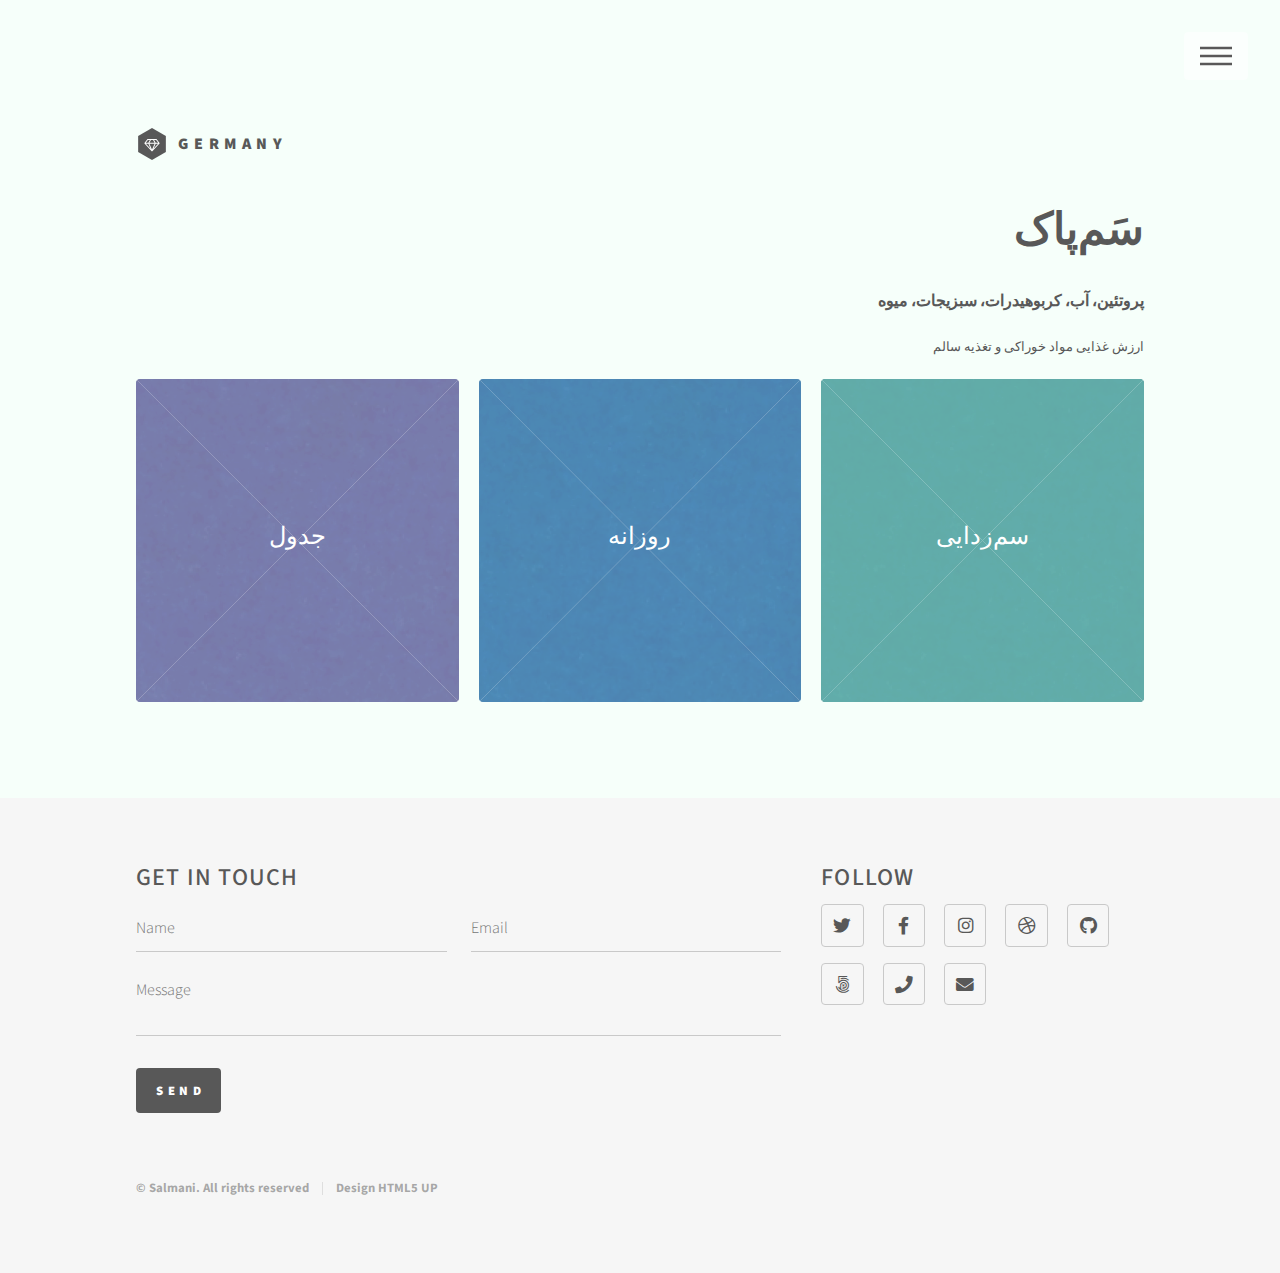
<file: index.html>
<!DOCTYPE HTML>
<!--
	سلامت تغذیه
	Free for personal and commercial use under the CCA 3.0 license (html5up.net/license)
-->
<html>
	<head>
		<title>سلامت تغذیه</title>
		<meta charset="utf-8" />
		<meta name="viewport" content="width=device-width, initial-scale=1, user-scalable=no" />
		<link rel="stylesheet" href="assets/css/main.css" />
		<noscript><link rel="stylesheet" href="assets/css/noscript.css" /></noscript>
	</head>
	<body class="is-preload">
	<!-- Wrapper -->
	<div id="wrapper">

				<!-- Header -->
					<header id="header">
						<div class="inner">

							<!-- Logo -->
								<a href="index.html" class="logo">
									<span class="symbol"><img src="images/logo.svg" alt="" /></span><span class="title">Germany</span>
								</a>

							<!-- Nav -->
								<nav>
									<ul>
										<li><a href="#menu">Menu</a></li>
									</ul>
								</nav>

						</div>
					</header>

				<!-- Menu -->
					<nav id="menu">
						<h2>نمایه</h2>
						<ul>
							<li><a href="index.html">خانه</a></li>
							<li><a href="generic.html">جدول</a></li>
							<li><a href="daily.html">مصرف روزانه</a></li>
							<li><a href="whatForWhat.html">سم‌زدایی</a></li>
							<li><a href="elements.html">Elements</a></li>
						</ul>
					</nav>


				<!-- Main -->
					<div id="main">
						<div class="inner">
							<header style="text-align:right;">
								<h1> ‌‌سَم‌پاک </h1>
								<p>
									پروتئین‌، آب، کربوهیدرات‌، سبزیجات، میوه
									<h5>ارزش غذایی مواد خوراکی و تغذیه سالم</h5>
								</p>

							</header>
							<section class="tiles">
								<article class="style1">
									<span class="image">
										<img src="images/azure-500x500.jpg" alt="" />
									</span>
									<a href="generic.html">
										<h2>جدول</h2>
										<div class="content">
											<p>جدول ارزش مواد غذایی</p>
										</div>
									</a>
								</article>
								<article class="style2">
									<span class="image">
										<img src="images/azure-500x500.jpg" alt="" />
									</span>
									<a href="daily.html">
										<h2>روزانه</h2>
										<div class="content">
											<p>میزان لازم برای مصرف روزانه</p>
										</div>
									</a>
								</article>
								<article class="style3">
									<span class="image">
										<img src="images/azure-500x500.jpg" alt="" />
									</span>
									<a href="whatForWhat.html">
										<h2>سم‌زدایی</h2>
										<div class="content">
											<p>خاصیت‌ها و عملکرد</p>
										</div>
									</a>
								</article>
							</section>
						</div>
					</div>

				<!-- Footer -->
					<footer id="footer">
						<div class="inner">
							<section>
								<h2>Get in touch</h2>
								<form method="post" action="#">
									<div class="fields">
										<div class="field half">
											<input type="text" name="name" id="name" placeholder="Name" />
										</div>
										<div class="field half">
											<input type="email" name="email" id="email" placeholder="Email" />
										</div>
										<div class="field">
											<textarea name="message" id="message" placeholder="Message"></textarea>
										</div>
									</div>
									<ul class="actions">
										<li><input type="submit" value="Send" class="primary" /></li>
									</ul>
								</form>
							</section>
							<section>
								<h2>Follow</h2>
								<ul class="icons">
									<li><a href="#" class="icon brands style2 fa-twitter"><span class="label">Twitter</span></a></li>
									<li><a href="#" class="icon brands style2 fa-facebook-f"><span class="label">Facebook</span></a></li>
									<li><a href="#" class="icon brands style2 fa-instagram"><span class="label">Instagram</span></a></li>
									<li><a href="#" class="icon brands style2 fa-dribbble"><span class="label">Dribbble</span></a></li>
									<li><a href="#" class="icon brands style2 fa-github"><span class="label">GitHub</span></a></li>
									<li><a href="#" class="icon brands style2 fa-500px"><span class="label">500px</span></a></li>
									<li><a href="#" class="icon solid style2 fa-phone"><span class="label">Phone</span></a></li>
									<li><a href="#" class="icon solid style2 fa-envelope"><span class="label">Email</span></a></li>
								</ul>
							</section>
							<ul class="copyright">
								<li>&copy; Salmani. All rights reserved</li><li>Design HTML5 UP</li>
							</ul>
						</div>
					</footer>

			</div>

		<!-- Scripts -->
			<script src="assets/js/jquery.min.js"></script>
			<script src="assets/js/browser.min.js"></script>
			<script src="assets/js/breakpoints.min.js"></script>
			<script src="assets/js/util.js"></script>
			<script src="assets/js/main.js"></script>

	</body>
</html>
</file>
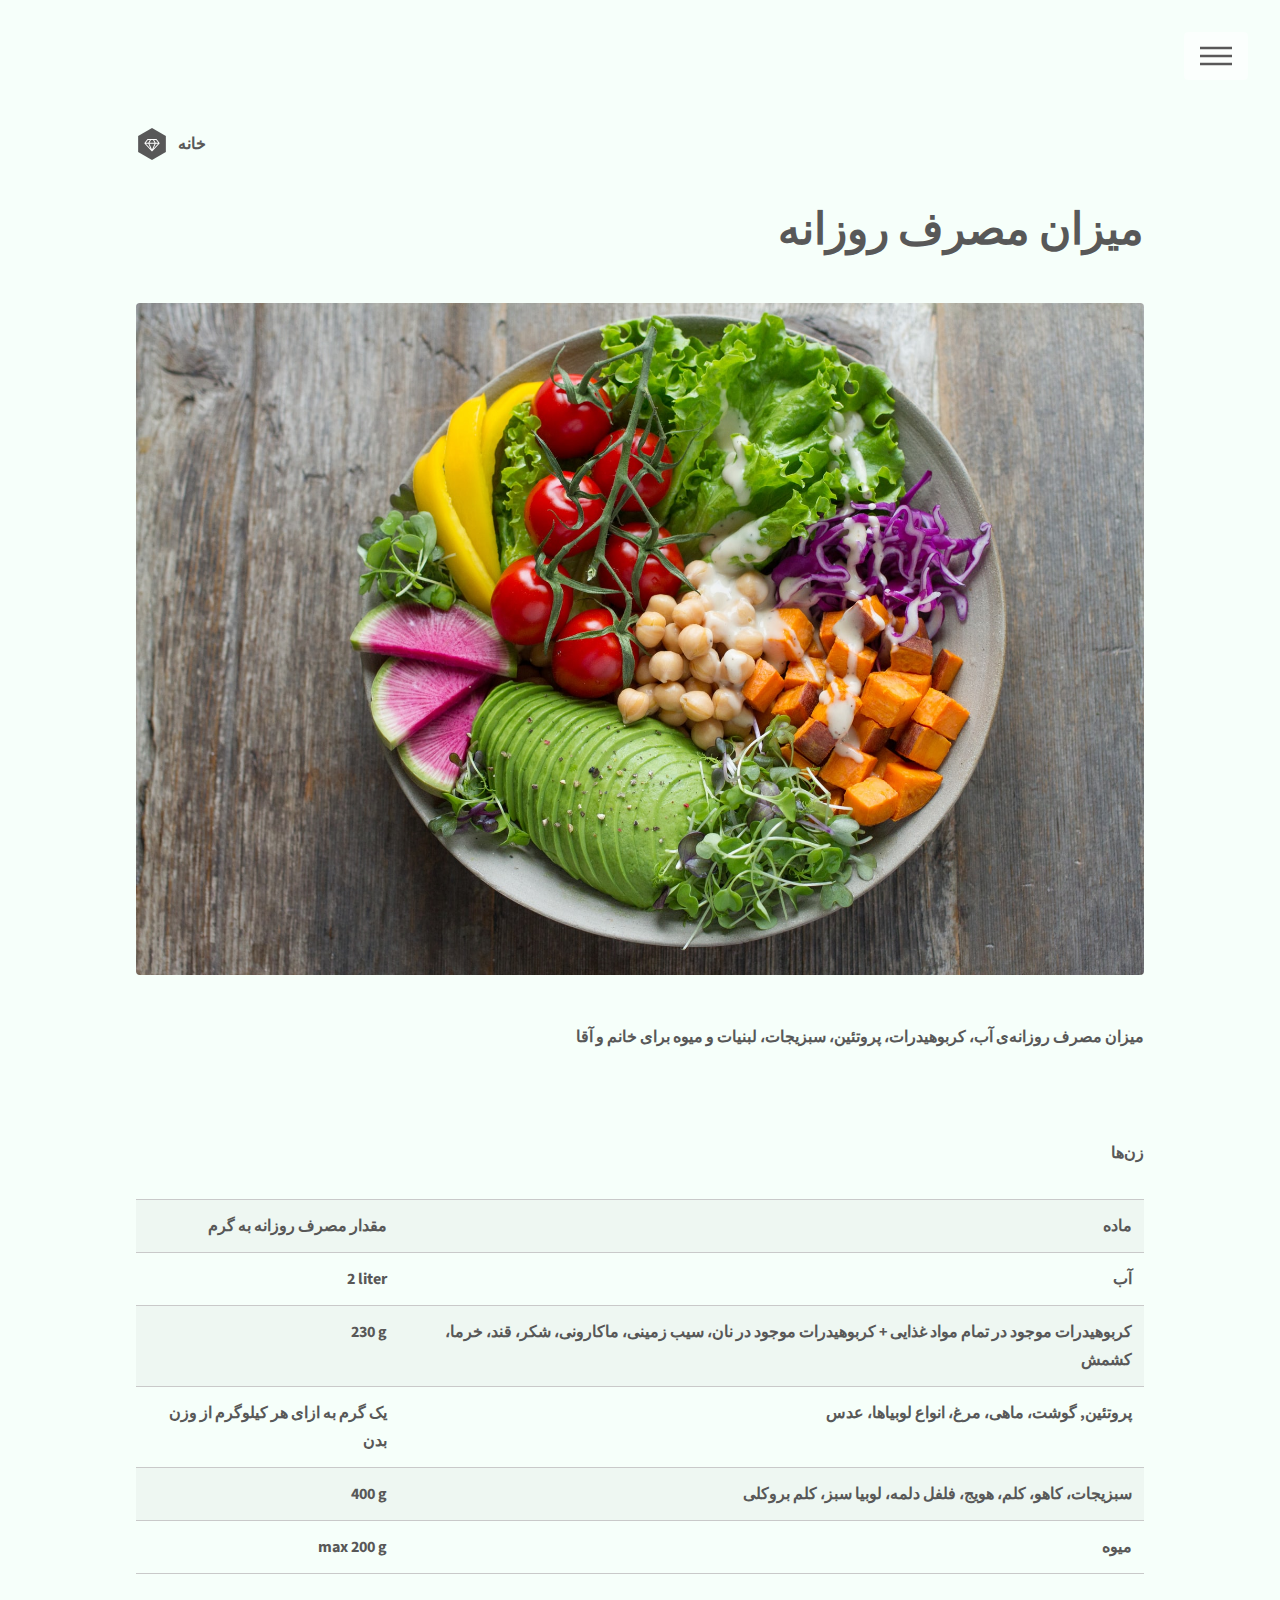
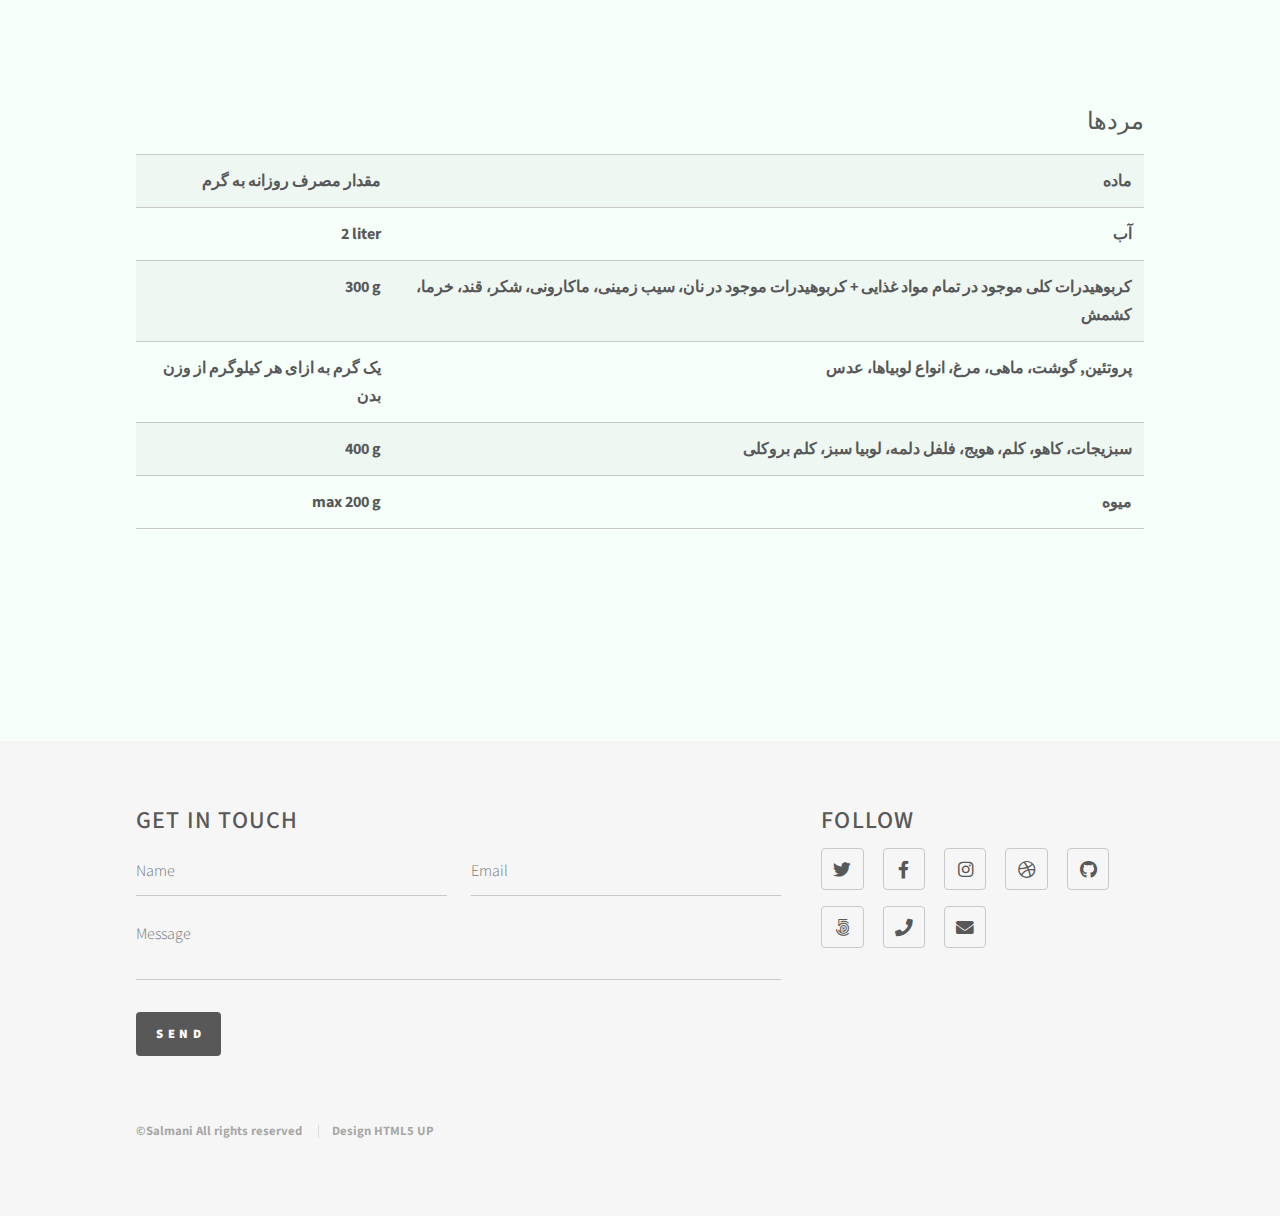
<file: daily.html>
<!DOCTYPE HTML>
<!--
	سلامت تغذیه
	Free for personal and commercial use under the CCA 3.0 license (html5up.net/license)
-->
<html>

<head>
	<title>سلامت</title>
	<meta charset="utf-8" />
	<meta name="viewport" content="width=device-width, initial-scale=1, user-scalable=no" />
	<link rel="stylesheet" href="assets/css/main.css" />
	<noscript>
		<link rel="stylesheet" href="assets/css/noscript.css" /></noscript>
</head>

<body class="is-preload">
	<!-- Wrapper -->
	<div id="wrapper">

		<!-- Header -->
		<header id="header">
			<div class="inner">

				<!-- Logo -->
				<a href="index.html" class="logo">
					<span class="symbol"><img src="images/logo.svg" alt="" /></span><span class="title">خانه</span>
				</a>

				<!-- Nav -->
				<nav>
					<ul>
						<li><a href="#menu">Menu</a></li>
					</ul>
				</nav>

			</div>
		</header>

		<!-- Menu -->
		<nav id="menu">
			<h2>نمایه</h2>
			<ul>
				<li><a href="index.html">خانه</a></li>
				<li><a href="generic.html">جدول</a></li>
				<li><a href="daily.html">مصرف روزانه</a></li>
				<li><a href="elements.html">Elements</a></li>
			</ul>
		</nav>

		<!-- Main -->
		<div id="main">
			<div class="inner" style="text-align:right;">
				<h1>میزان مصرف روزانه‌</h1>
				<span class="image main"><img src="images/pic21.jpg" alt="" /></span>
				<p>میزان مصرف روزانه‌ی آب، کربوهیدرات، پروتئین، سبزیجات، لبنیات و میوه برای خانم و آقا</p>

				<br><br>
				<p>زن‌ها</p>
				<table>
					<tr>
						<td><b>مقدار مصرف روزانه به گرم</b></td>
						<td><b>ماده</b></td>
					</tr>
					<tr>
						<td>2 liter</td>
						<td>آب</td>
					</tr>
					</tr>
					</tr>
					<tr>
						<td>230 g</td>
						<td> کربوهیدرات موجود در تمام مواد غذایی + کربوهیدرات موجود در نان، سیب زمینی، ماکارونی، شکر،
							قند، خرما، کشمش</td>
					</tr>
					</tr>
					<tr>
						<td>یک گرم به ازای هر کیلوگرم از وزن بدن</td>
						<td>پروتئین, گوشت، ماهی، مرغ، انواع لوبیاها، عدس</td>
					</tr>
					</tr>
					<tr>
						<td>400 g</td>
						<td>سبزیجات، کاهو، کلم، هویج، فلفل‌ دلمه، لوبیا سبز، کلم بروکلی</td>
					</tr>
					</tr>
					<tr>
						<td>max 200 g</td>
						<td>میوه</td>
					</tr>
					</tr>
				</table><br><br><br>

				<p>
					<h2>مرد‌ها</h2>
				</p>
				<table>
					<tr>
						<td><b>مقدار مصرف روزانه به گرم</b></td>
						<td><b>ماده</b></td>
					</tr>
					<tr>
						<td>2 liter</td>
						<td>آب</td>
					</tr>
					</tr>
					</tr>
					<tr>
						<td>300 g</td>
						<td>کربوهیدرات کلی موجود در تمام مواد غذایی + کربوهیدرات موجود در نان، سیب زمینی، ماکارونی، شکر،
							قند، خرما، کشمش</td>
					</tr>
					</tr>
						<td>یک گرم به ازای هر کیلوگرم از وزن بدن</td>
						<td>پروتئین, گوشت، ماهی، مرغ، انواع لوبیاها، عدس</td>
					</tr>
					</tr>
					<tr>
						<td>400 g</td>
						<td>سبزیجات، کاهو، کلم، هویج، فلفل‌ دلمه، لوبیا سبز، کلم بروکلی</td>
					</tr>
					</tr>
					<tr>
						<td>max 200 g</td>
						<td>میوه</td>
					</tr>
					</tr>
				</table><br><br><br>


			</div>
		</div>

		<!-- Footer -->
		<footer id="footer">
			<div class="inner">
				<section>
					<h2>Get in touch</h2>
					<form method="post" action="#">
						<div class="fields">
							<div class="field half">
								<input type="text" name="name" id="name" placeholder="Name" />
							</div>
							<div class="field half">
								<input type="email" name="email" id="email" placeholder="Email" />
							</div>
							<div class="field">
								<textarea name="message" id="message" placeholder="Message"></textarea>
							</div>
						</div>
						<ul class="actions">
							<li><input type="submit" value="Send" class="primary" /></li>
						</ul>
					</form>
				</section>
				<section>
					<h2>Follow</h2>
					<ul class="icons">
						<li><a href="#" class="icon brands style2 fa-twitter"><span class="label">Twitter</span></a>
						</li>
						<li><a href="#" class="icon brands style2 fa-facebook-f"><span class="label">Facebook</span></a>
						</li>
						<li><a href="#" class="icon brands style2 fa-instagram"><span class="label">Instagram</span></a>
						</li>
						<li><a href="#" class="icon brands style2 fa-dribbble"><span class="label">Dribbble</span></a>
						</li>
						<li><a href="#" class="icon brands style2 fa-github"><span class="label">GitHub</span></a></li>
						<li><a href="#" class="icon brands style2 fa-500px"><span class="label">500px</span></a></li>
						<li><a href="#" class="icon solid style2 fa-phone"><span class="label">Phone</span></a></li>
						<li><a href="#" class="icon solid style2 fa-envelope"><span class="label">Email</span></a></li>
					</ul>
				</section>
				<ul class="copyright">
					<li>&copy;Salmani All rights reserved</li>
					<li>Design HTML5 UP</li>
				</ul>
			</div>
		</footer>

	</div>

	<!-- Scripts -->
	<script src="assets/js/jquery.min.js"></script>
	<script src="assets/js/browser.min.js"></script>
	<script src="assets/js/breakpoints.min.js"></script>
	<script src="assets/js/util.js"></script>
	<script src="assets/js/main.js"></script>

</body>

</html>
</file>
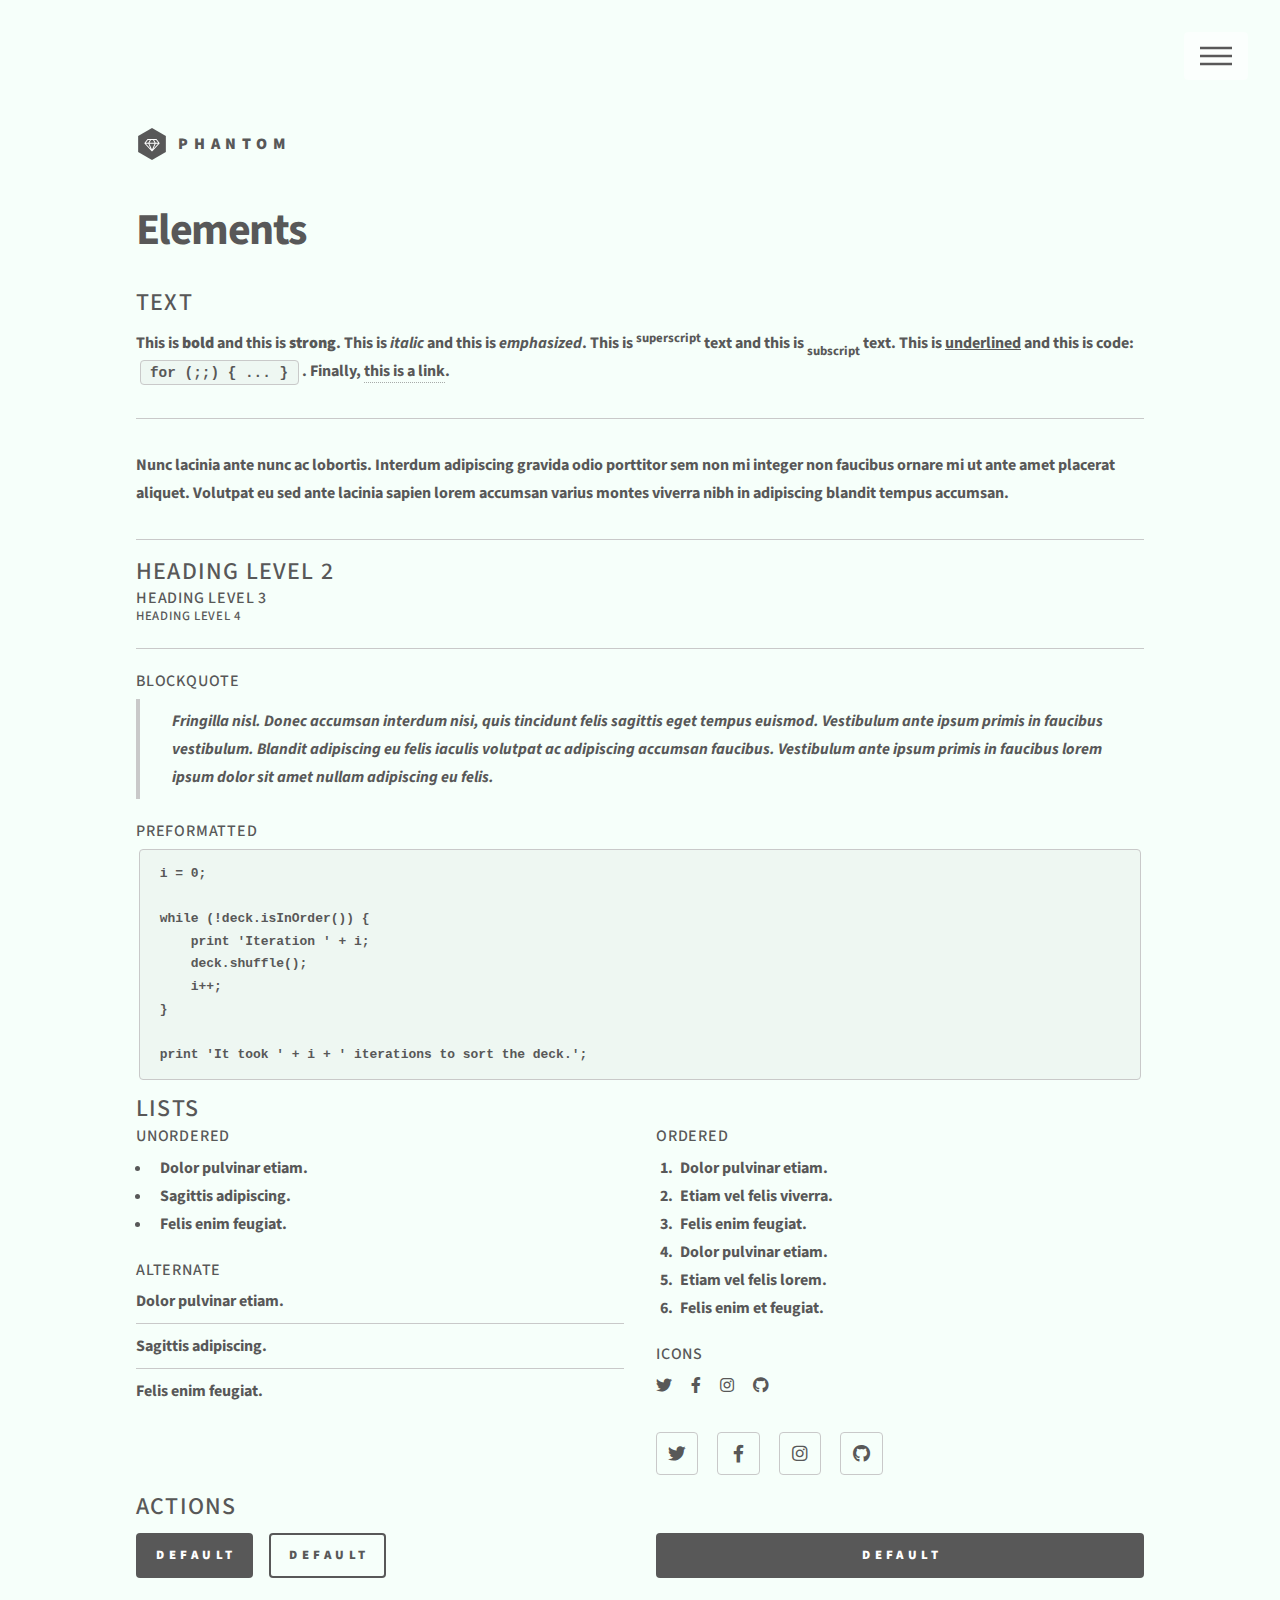
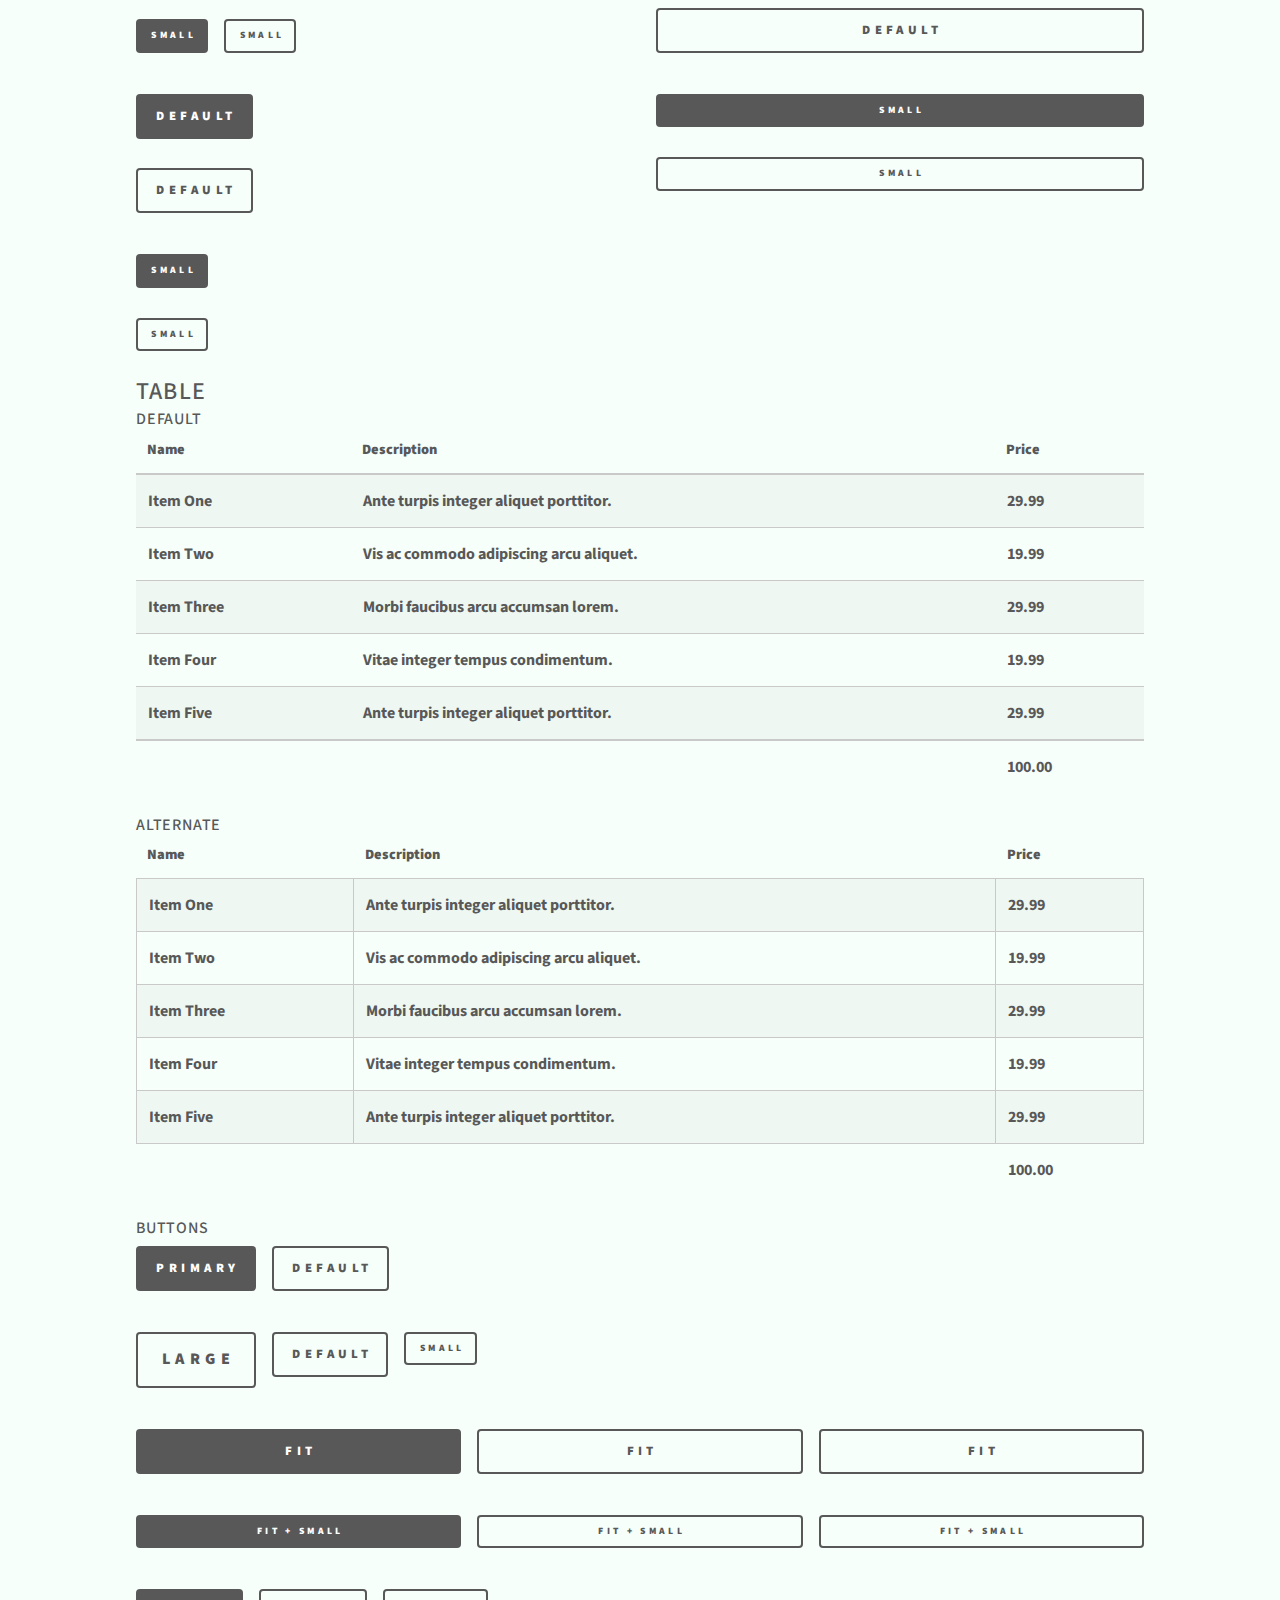
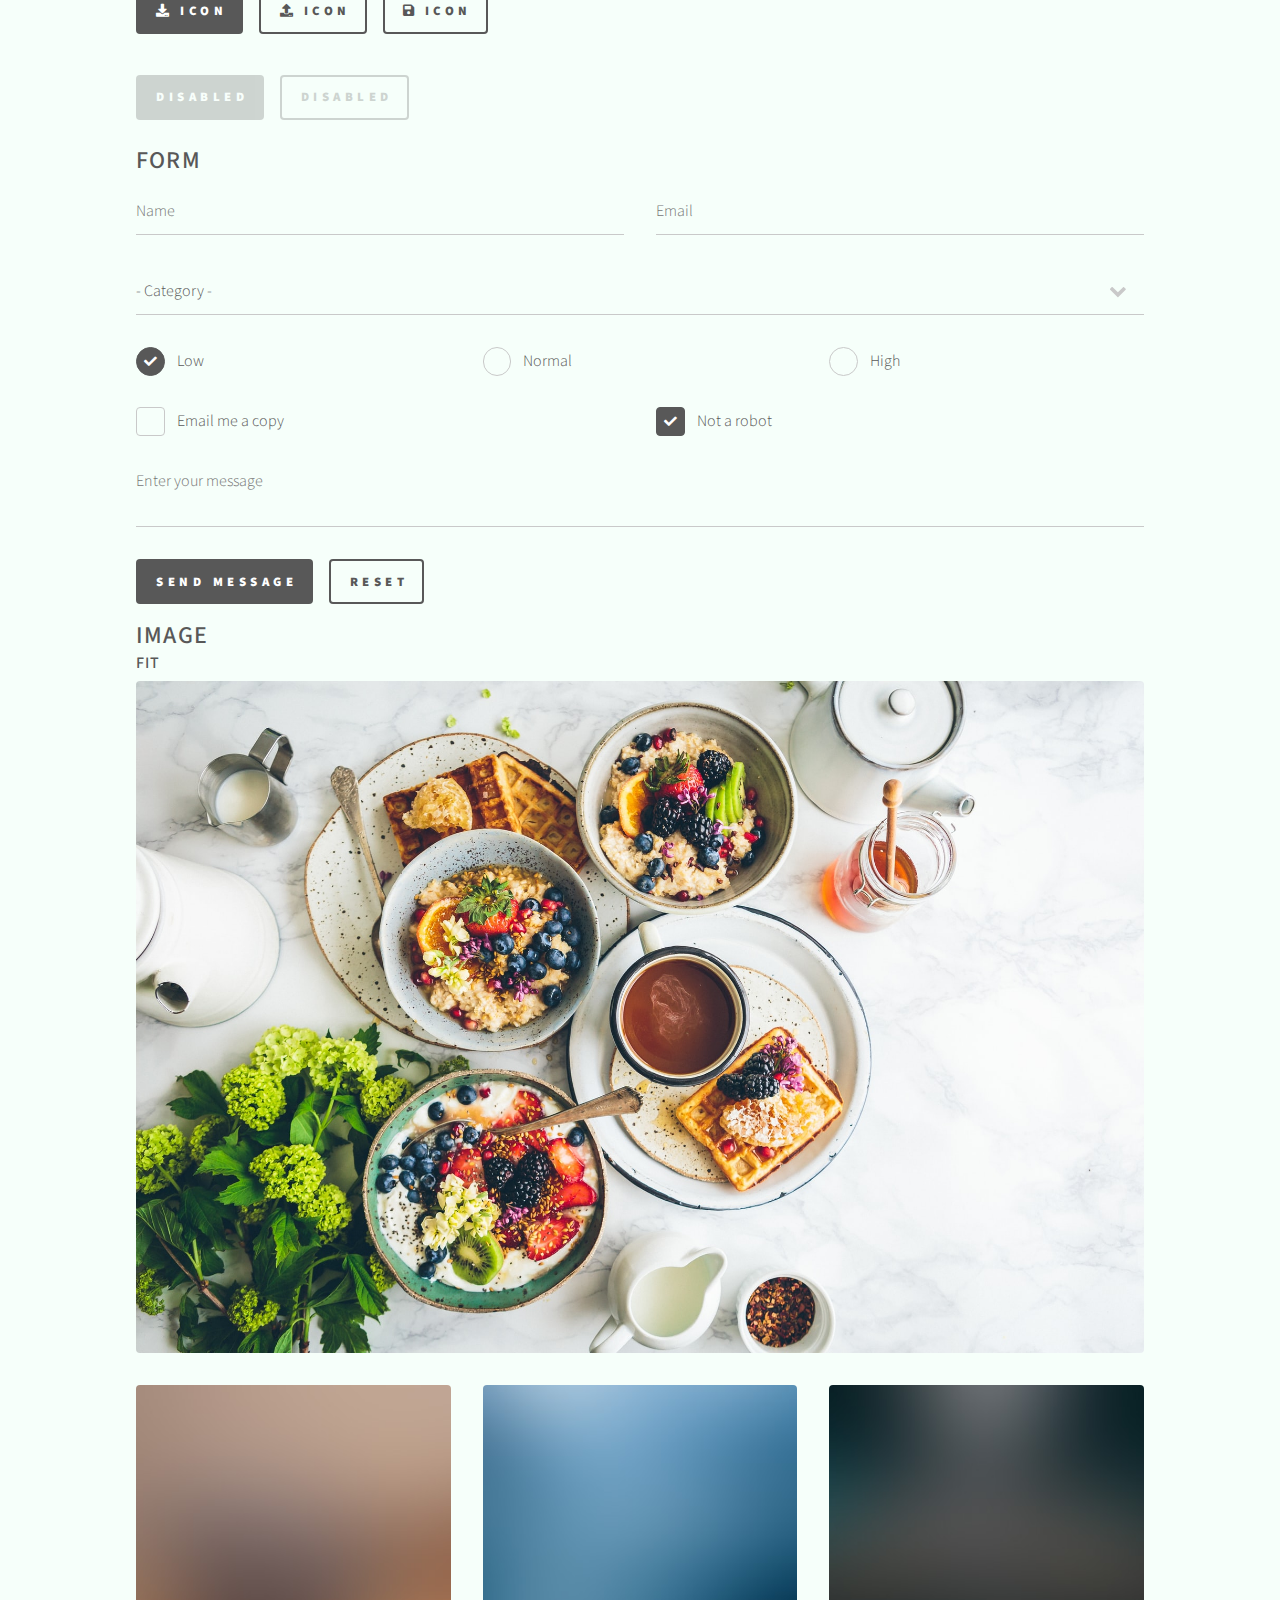
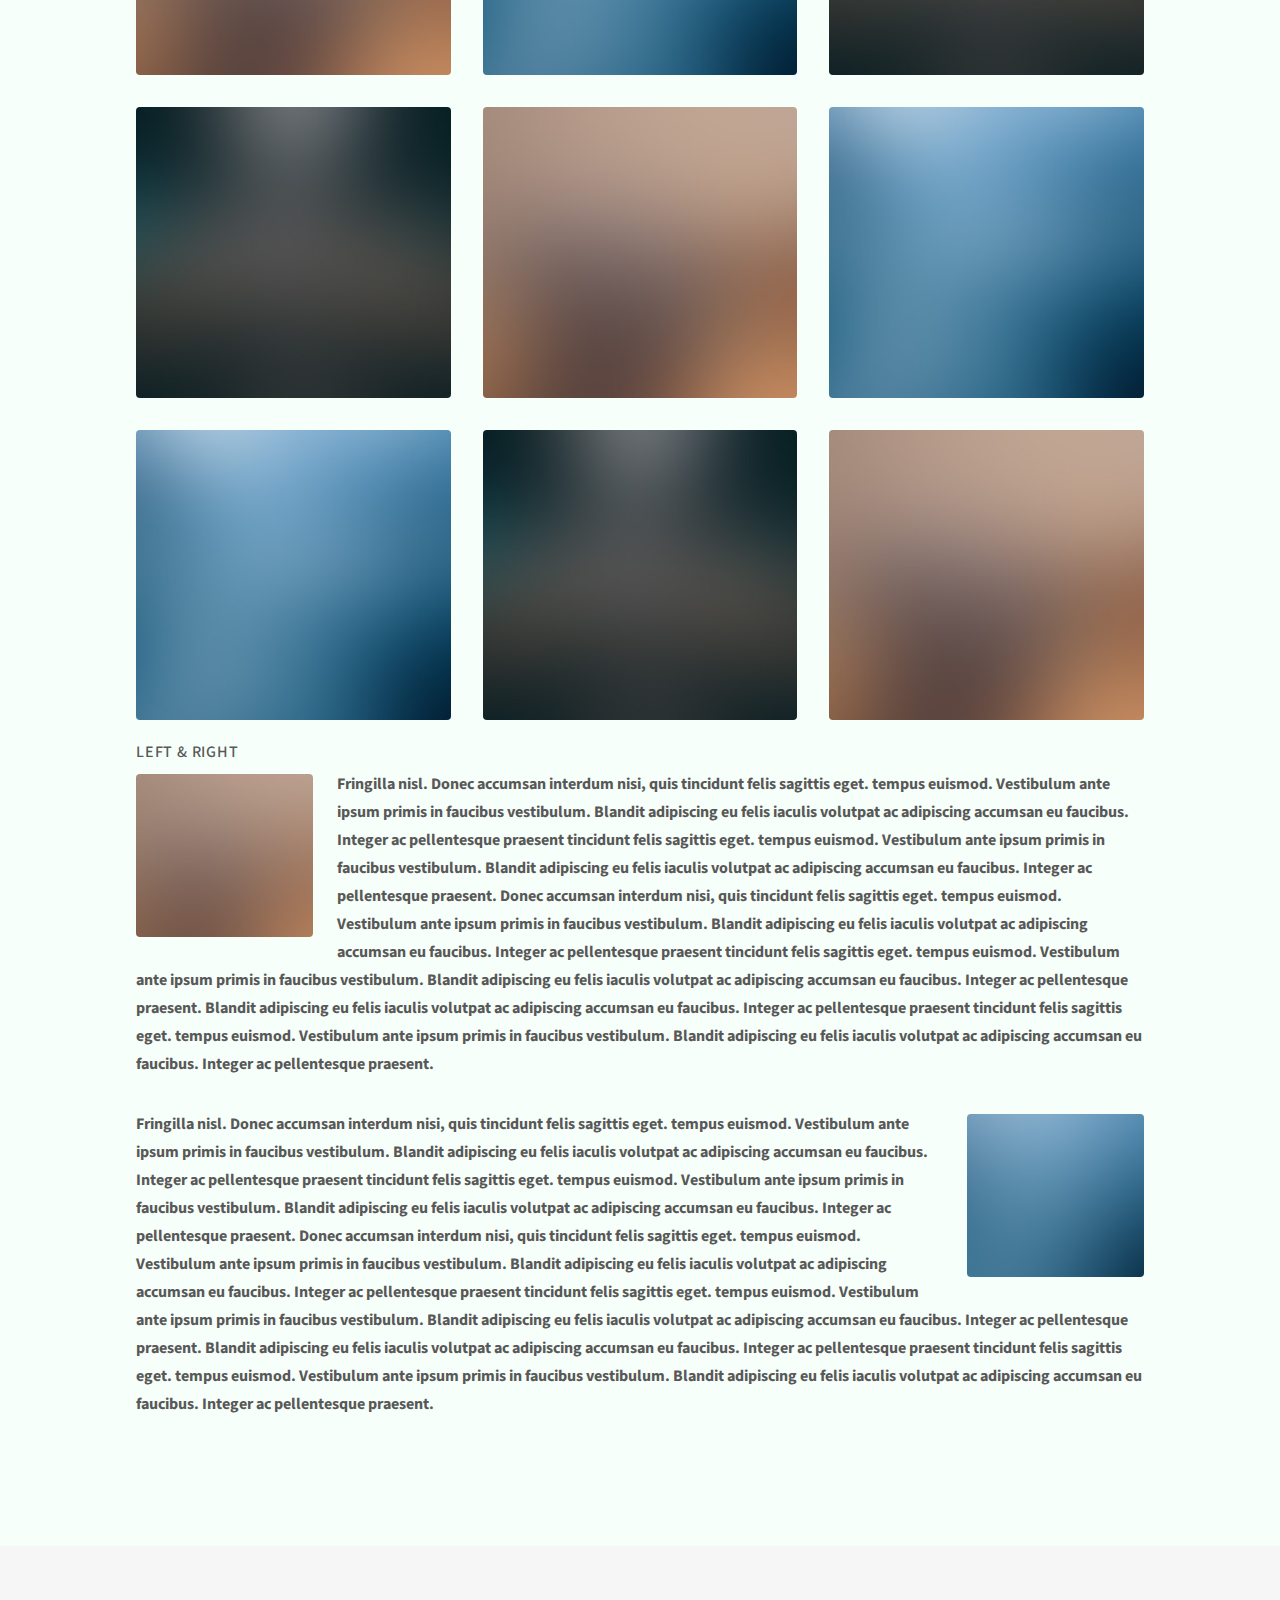
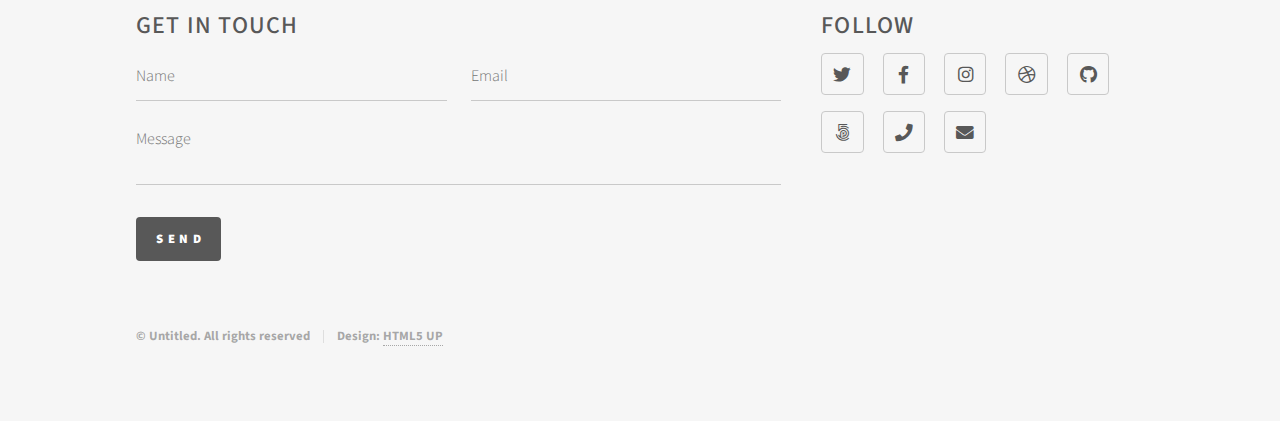
<file: elements.html>
<!DOCTYPE HTML>
<!--
	Phantom by HTML5 UP
	html5up.net | @ajlkn
	Free for personal and commercial use under the CCA 3.0 license (html5up.net/license)
-->
<html>
	<head>
		<title>Elements - Phantom by HTML5 UP</title>
		<meta charset="utf-8" />
		<meta name="viewport" content="width=device-width, initial-scale=1, user-scalable=no" />
		<link rel="stylesheet" href="assets/css/main.css" />
		<noscript><link rel="stylesheet" href="assets/css/noscript.css" /></noscript>
	</head>
	<body class="is-preload">
		<!-- Wrapper -->
			<div id="wrapper">

				<!-- Header -->
					<header id="header">
						<div class="inner">

							<!-- Logo -->
								<a href="index.html" class="logo">
									<span class="symbol"><img src="images/logo.svg" alt="" /></span><span class="title">Phantom</span>
								</a>

							<!-- Nav -->
								<nav>
									<ul>
										<li><a href="#menu">Menu</a></li>
									</ul>
								</nav>

						</div>
					</header>

				<!-- Menu -->
					<nav id="menu">
						<h2>Menu</h2>
						<ul>
							<li><a href="index.html">Home</a></li>
							<li><a href="generic.html">Ipsum veroeros</a></li>
							<li><a href="generic.html">Tempus etiam</a></li>
							<li><a href="generic.html">Consequat dolor</a></li>
							<li><a href="elements.html">Elements</a></li>
						</ul>
					</nav>

				<!-- Main -->
					<div id="main">
						<div class="inner">
							<h1>Elements</h1>

							<!-- Text -->
								<section>
									<h2>Text</h2>
									<p>This is <b>bold</b> and this is <strong>strong</strong>. This is <i>italic</i> and this is <em>emphasized</em>.
									This is <sup>superscript</sup> text and this is <sub>subscript</sub> text.
									This is <u>underlined</u> and this is code: <code>for (;;) { ... }</code>. Finally, <a href="#">this is a link</a>.</p>
									<hr />
									<p>Nunc lacinia ante nunc ac lobortis. Interdum adipiscing gravida odio porttitor sem non mi integer non faucibus ornare mi ut ante amet placerat aliquet. Volutpat eu sed ante lacinia sapien lorem accumsan varius montes viverra nibh in adipiscing blandit tempus accumsan.</p>
									<hr />
									<h2>Heading Level 2</h2>
									<h3>Heading Level 3</h3>
									<h4>Heading Level 4</h4>
									<hr />
									<h3>Blockquote</h3>
									<blockquote>Fringilla nisl. Donec accumsan interdum nisi, quis tincidunt felis sagittis eget tempus euismod. Vestibulum ante ipsum primis in faucibus vestibulum. Blandit adipiscing eu felis iaculis volutpat ac adipiscing accumsan faucibus. Vestibulum ante ipsum primis in faucibus lorem ipsum dolor sit amet nullam adipiscing eu felis.</blockquote>
									<h3>Preformatted</h3>
									<pre><code>i = 0;

while (!deck.isInOrder()) {
    print 'Iteration ' + i;
    deck.shuffle();
    i++;
}

print 'It took ' + i + ' iterations to sort the deck.';</code></pre>
								</section>

							<!-- Lists -->
								<section>
									<h2>Lists</h2>
									<div class="row">
										<div class="col-6 col-12-medium">
											<h3>Unordered</h3>
											<ul>
												<li>Dolor pulvinar etiam.</li>
												<li>Sagittis adipiscing.</li>
												<li>Felis enim feugiat.</li>
											</ul>
											<h3>Alternate</h3>
											<ul class="alt">
												<li>Dolor pulvinar etiam.</li>
												<li>Sagittis adipiscing.</li>
												<li>Felis enim feugiat.</li>
											</ul>
										</div>
										<div class="col-6 col-12-medium">
											<h3>Ordered</h3>
											<ol>
												<li>Dolor pulvinar etiam.</li>
												<li>Etiam vel felis viverra.</li>
												<li>Felis enim feugiat.</li>
												<li>Dolor pulvinar etiam.</li>
												<li>Etiam vel felis lorem.</li>
												<li>Felis enim et feugiat.</li>
											</ol>
											<h3>Icons</h3>
											<ul class="icons">
												<li><a href="#" class="icon brands style1 fa-twitter"><span class="label">Twitter</span></a></li>
												<li><a href="#" class="icon brands style1 fa-facebook-f"><span class="label">Facebook</span></a></li>
												<li><a href="#" class="icon brands style1 fa-instagram"><span class="label">Instagram</span></a></li>
												<li><a href="#" class="icon brands style1 fa-github"><span class="label">Github</span></a></li>
											</ul>
											<ul class="icons">
												<li><a href="#" class="icon brands style2 fa-twitter"><span class="label">Twitter</span></a></li>
												<li><a href="#" class="icon brands style2 fa-facebook-f"><span class="label">Facebook</span></a></li>
												<li><a href="#" class="icon brands style2 fa-instagram"><span class="label">Instagram</span></a></li>
												<li><a href="#" class="icon brands style2 fa-github"><span class="label">Github</span></a></li>
											</ul>
										</div>
									</div>
									<h2>Actions</h2>
									<div class="row">
										<div class="col-6 col-12-medium">
											<ul class="actions">
												<li><a href="#" class="button primary">Default</a></li>
												<li><a href="#" class="button">Default</a></li>
											</ul>
											<ul class="actions small">
												<li><a href="#" class="button primary small">Small</a></li>
												<li><a href="#" class="button small">Small</a></li>
											</ul>
											<ul class="actions stacked">
												<li><a href="#" class="button primary">Default</a></li>
												<li><a href="#" class="button">Default</a></li>
											</ul>
											<ul class="actions stacked">
												<li><a href="#" class="button primary small">Small</a></li>
												<li><a href="#" class="button small">Small</a></li>
											</ul>
										</div>
										<div class="col-6 col-12-medium">
											<ul class="actions stacked">
												<li><a href="#" class="button primary fit">Default</a></li>
												<li><a href="#" class="button fit">Default</a></li>
											</ul>
											<ul class="actions stacked">
												<li><a href="#" class="button primary small fit">Small</a></li>
												<li><a href="#" class="button small fit">Small</a></li>
											</ul>
										</div>
									</div>
								</section>

							<!-- Table -->
								<section>
									<h2>Table</h2>
									<h3>Default</h3>
									<div class="table-wrapper">
										<table>
											<thead>
												<tr>
													<th>Name</th>
													<th>Description</th>
													<th>Price</th>
												</tr>
											</thead>
											<tbody>
												<tr>
													<td>Item One</td>
													<td>Ante turpis integer aliquet porttitor.</td>
													<td>29.99</td>
												</tr>
												<tr>
													<td>Item Two</td>
													<td>Vis ac commodo adipiscing arcu aliquet.</td>
													<td>19.99</td>
												</tr>
												<tr>
													<td>Item Three</td>
													<td> Morbi faucibus arcu accumsan lorem.</td>
													<td>29.99</td>
												</tr>
												<tr>
													<td>Item Four</td>
													<td>Vitae integer tempus condimentum.</td>
													<td>19.99</td>
												</tr>
												<tr>
													<td>Item Five</td>
													<td>Ante turpis integer aliquet porttitor.</td>
													<td>29.99</td>
												</tr>
											</tbody>
											<tfoot>
												<tr>
													<td colspan="2"></td>
													<td>100.00</td>
												</tr>
											</tfoot>
										</table>
									</div>

									<h3>Alternate</h3>
									<div class="table-wrapper">
										<table class="alt">
											<thead>
												<tr>
													<th>Name</th>
													<th>Description</th>
													<th>Price</th>
												</tr>
											</thead>
											<tbody>
												<tr>
													<td>Item One</td>
													<td>Ante turpis integer aliquet porttitor.</td>
													<td>29.99</td>
												</tr>
												<tr>
													<td>Item Two</td>
													<td>Vis ac commodo adipiscing arcu aliquet.</td>
													<td>19.99</td>
												</tr>
												<tr>
													<td>Item Three</td>
													<td> Morbi faucibus arcu accumsan lorem.</td>
													<td>29.99</td>
												</tr>
												<tr>
													<td>Item Four</td>
													<td>Vitae integer tempus condimentum.</td>
													<td>19.99</td>
												</tr>
												<tr>
													<td>Item Five</td>
													<td>Ante turpis integer aliquet porttitor.</td>
													<td>29.99</td>
												</tr>
											</tbody>
											<tfoot>
												<tr>
													<td colspan="2"></td>
													<td>100.00</td>
												</tr>
											</tfoot>
										</table>
									</div>
								</section>

							<!-- Buttons -->
								<section>
									<h3>Buttons</h3>
									<ul class="actions">
										<li><a href="#" class="button primary">Primary</a></li>
										<li><a href="#" class="button">Default</a></li>
									</ul>
									<ul class="actions">
										<li><a href="#" class="button large">Large</a></li>
										<li><a href="#" class="button">Default</a></li>
										<li><a href="#" class="button small">Small</a></li>
									</ul>
									<ul class="actions fit">
										<li><a href="#" class="button primary fit">Fit</a></li>
										<li><a href="#" class="button fit">Fit</a></li>
										<li><a href="#" class="button fit">Fit</a></li>
									</ul>
									<ul class="actions fit small">
										<li><a href="#" class="button primary fit small">Fit + Small</a></li>
										<li><a href="#" class="button fit small">Fit + Small</a></li>
										<li><a href="#" class="button fit small">Fit + Small</a></li>
									</ul>
									<ul class="actions">
										<li><a href="#" class="button primary icon solid fa-download">Icon</a></li>
										<li><a href="#" class="button icon solid fa-upload">Icon</a></li>
										<li><a href="#" class="button icon solid fa-save">Icon</a></li>
									</ul>
									<ul class="actions">
										<li><span class="button primary disabled">Disabled</span></li>
										<li><span class="button disabled">Disabled</span></li>
									</ul>
								</section>

							<!-- Form -->
								<section>
									<h2>Form</h2>
									<form method="post" action="#">
										<div class="row gtr-uniform">
											<div class="col-6 col-12-xsmall">
												<input type="text" name="demo-name" id="demo-name" value="" placeholder="Name" />
											</div>
											<div class="col-6 col-12-xsmall">
												<input type="email" name="demo-email" id="demo-email" value="" placeholder="Email" />
											</div>
											<div class="col-12">
												<select name="demo-category" id="demo-category">
													<option value="">- Category -</option>
													<option value="1">Manufacturing</option>
													<option value="1">Shipping</option>
													<option value="1">Administration</option>
													<option value="1">Human Resources</option>
												</select>
											</div>
											<div class="col-4 col-12-small">
												<input type="radio" id="demo-priority-low" name="demo-priority" checked>
												<label for="demo-priority-low">Low</label>
											</div>
											<div class="col-4 col-12-small">
												<input type="radio" id="demo-priority-normal" name="demo-priority">
												<label for="demo-priority-normal">Normal</label>
											</div>
											<div class="col-4 col-12-small">
												<input type="radio" id="demo-priority-high" name="demo-priority">
												<label for="demo-priority-high">High</label>
											</div>
											<div class="col-6 col-12-small">
												<input type="checkbox" id="demo-copy" name="demo-copy">
												<label for="demo-copy">Email me a copy</label>
											</div>
											<div class="col-6 col-12-small">
												<input type="checkbox" id="demo-human" name="demo-human" checked>
												<label for="demo-human">Not a robot</label>
											</div>
											<div class="col-12">
												<textarea name="demo-message" id="demo-message" placeholder="Enter your message" rows="6"></textarea>
											</div>
											<div class="col-12">
												<ul class="actions">
													<li><input type="submit" value="Send Message" class="primary" /></li>
													<li><input type="reset" value="Reset" /></li>
												</ul>
											</div>
										</div>
									</form>
								</section>

							<!-- Image -->
								<section>
									<h2>Image</h2>
									<h3>Fit</h3>
									<div class="box alt">
										<div class="row gtr-uniform">
											<div class="col-12"><span class="image fit"><img src="images/pic13.jpg" alt="" /></span></div>
											<div class="col-4"><span class="image fit"><img src="images/pic01.jpg" alt="" /></span></div>
											<div class="col-4"><span class="image fit"><img src="images/pic02.jpg" alt="" /></span></div>
											<div class="col-4"><span class="image fit"><img src="images/pic03.jpg" alt="" /></span></div>
											<div class="col-4"><span class="image fit"><img src="images/pic03.jpg" alt="" /></span></div>
											<div class="col-4"><span class="image fit"><img src="images/pic01.jpg" alt="" /></span></div>
											<div class="col-4"><span class="image fit"><img src="images/pic02.jpg" alt="" /></span></div>
											<div class="col-4"><span class="image fit"><img src="images/pic02.jpg" alt="" /></span></div>
											<div class="col-4"><span class="image fit"><img src="images/pic03.jpg" alt="" /></span></div>
											<div class="col-4"><span class="image fit"><img src="images/pic01.jpg" alt="" /></span></div>
										</div>
									</div>
									<h3>Left &amp; Right</h3>
									<p><span class="image left"><img src="images/pic14.jpg" alt="" /></span>Fringilla nisl. Donec accumsan interdum nisi, quis tincidunt felis sagittis eget. tempus euismod. Vestibulum ante ipsum primis in faucibus vestibulum. Blandit adipiscing eu felis iaculis volutpat ac adipiscing accumsan eu faucibus. Integer ac pellentesque praesent tincidunt felis sagittis eget. tempus euismod. Vestibulum ante ipsum primis in faucibus vestibulum. Blandit adipiscing eu felis iaculis volutpat ac adipiscing accumsan eu faucibus. Integer ac pellentesque praesent. Donec accumsan interdum nisi, quis tincidunt felis sagittis eget. tempus euismod. Vestibulum ante ipsum primis in faucibus vestibulum. Blandit adipiscing eu felis iaculis volutpat ac adipiscing accumsan eu faucibus. Integer ac pellentesque praesent tincidunt felis sagittis eget. tempus euismod. Vestibulum ante ipsum primis in faucibus vestibulum. Blandit adipiscing eu felis iaculis volutpat ac adipiscing accumsan eu faucibus. Integer ac pellentesque praesent. Blandit adipiscing eu felis iaculis volutpat ac adipiscing accumsan eu faucibus. Integer ac pellentesque praesent tincidunt felis sagittis eget. tempus euismod. Vestibulum ante ipsum primis in faucibus vestibulum. Blandit adipiscing eu felis iaculis volutpat ac adipiscing accumsan eu faucibus. Integer ac pellentesque praesent.</p>
									<p><span class="image right"><img src="images/pic15.jpg" alt="" /></span>Fringilla nisl. Donec accumsan interdum nisi, quis tincidunt felis sagittis eget. tempus euismod. Vestibulum ante ipsum primis in faucibus vestibulum. Blandit adipiscing eu felis iaculis volutpat ac adipiscing accumsan eu faucibus. Integer ac pellentesque praesent tincidunt felis sagittis eget. tempus euismod. Vestibulum ante ipsum primis in faucibus vestibulum. Blandit adipiscing eu felis iaculis volutpat ac adipiscing accumsan eu faucibus. Integer ac pellentesque praesent. Donec accumsan interdum nisi, quis tincidunt felis sagittis eget. tempus euismod. Vestibulum ante ipsum primis in faucibus vestibulum. Blandit adipiscing eu felis iaculis volutpat ac adipiscing accumsan eu faucibus. Integer ac pellentesque praesent tincidunt felis sagittis eget. tempus euismod. Vestibulum ante ipsum primis in faucibus vestibulum. Blandit adipiscing eu felis iaculis volutpat ac adipiscing accumsan eu faucibus. Integer ac pellentesque praesent. Blandit adipiscing eu felis iaculis volutpat ac adipiscing accumsan eu faucibus. Integer ac pellentesque praesent tincidunt felis sagittis eget. tempus euismod. Vestibulum ante ipsum primis in faucibus vestibulum. Blandit adipiscing eu felis iaculis volutpat ac adipiscing accumsan eu faucibus. Integer ac pellentesque praesent.</p>
								</section>

						</div>
					</div>

				<!-- Footer -->
					<footer id="footer">
						<div class="inner">
							<section>
								<h2>Get in touch</h2>
								<form method="post" action="#">
									<div class="fields">
										<div class="field half">
											<input type="text" name="name" id="name" placeholder="Name" />
										</div>
										<div class="field half">
											<input type="email" name="email" id="email" placeholder="Email" />
										</div>
										<div class="field">
											<textarea name="message" id="message" placeholder="Message"></textarea>
										</div>
									</div>
									<ul class="actions">
										<li><input type="submit" value="Send" class="primary" /></li>
									</ul>
								</form>
							</section>
							<section>
								<h2>Follow</h2>
								<ul class="icons">
									<li><a href="#" class="icon brands style2 fa-twitter"><span class="label">Twitter</span></a></li>
									<li><a href="#" class="icon brands style2 fa-facebook-f"><span class="label">Facebook</span></a></li>
									<li><a href="#" class="icon brands style2 fa-instagram"><span class="label">Instagram</span></a></li>
									<li><a href="#" class="icon brands style2 fa-dribbble"><span class="label">Dribbble</span></a></li>
									<li><a href="#" class="icon brands style2 fa-github"><span class="label">GitHub</span></a></li>
									<li><a href="#" class="icon brands style2 fa-500px"><span class="label">500px</span></a></li>
									<li><a href="#" class="icon solid style2 fa-phone"><span class="label">Phone</span></a></li>
									<li><a href="#" class="icon solid style2 fa-envelope"><span class="label">Email</span></a></li>
								</ul>
							</section>
							<ul class="copyright">
								<li>&copy; Untitled. All rights reserved</li><li>Design: <a href="http://html5up.net">HTML5 UP</a></li>
							</ul>
						</div>
					</footer>

			</div>

		<!-- Scripts -->
			<script src="assets/js/jquery.min.js"></script>
			<script src="assets/js/browser.min.js"></script>
			<script src="assets/js/breakpoints.min.js"></script>
			<script src="assets/js/util.js"></script>
			<script src="assets/js/main.js"></script>

	</body>
</html>
</file>
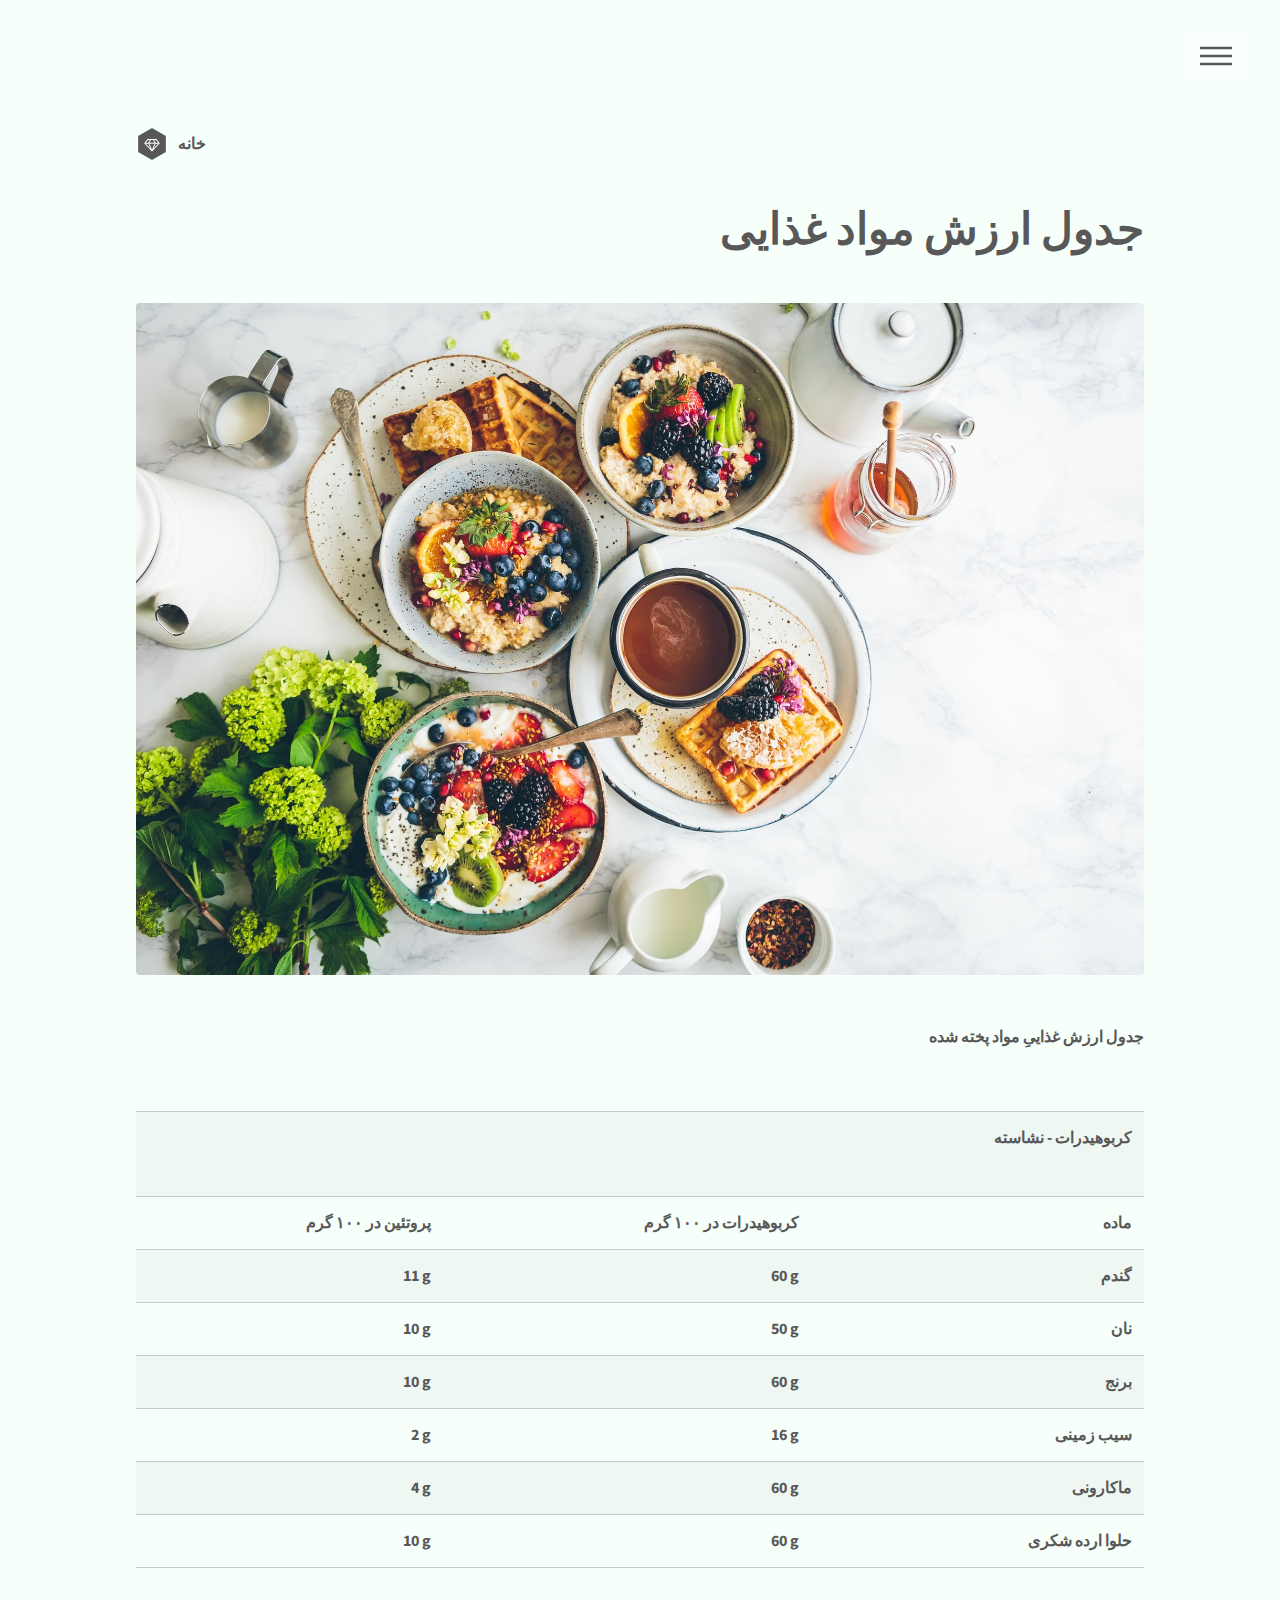
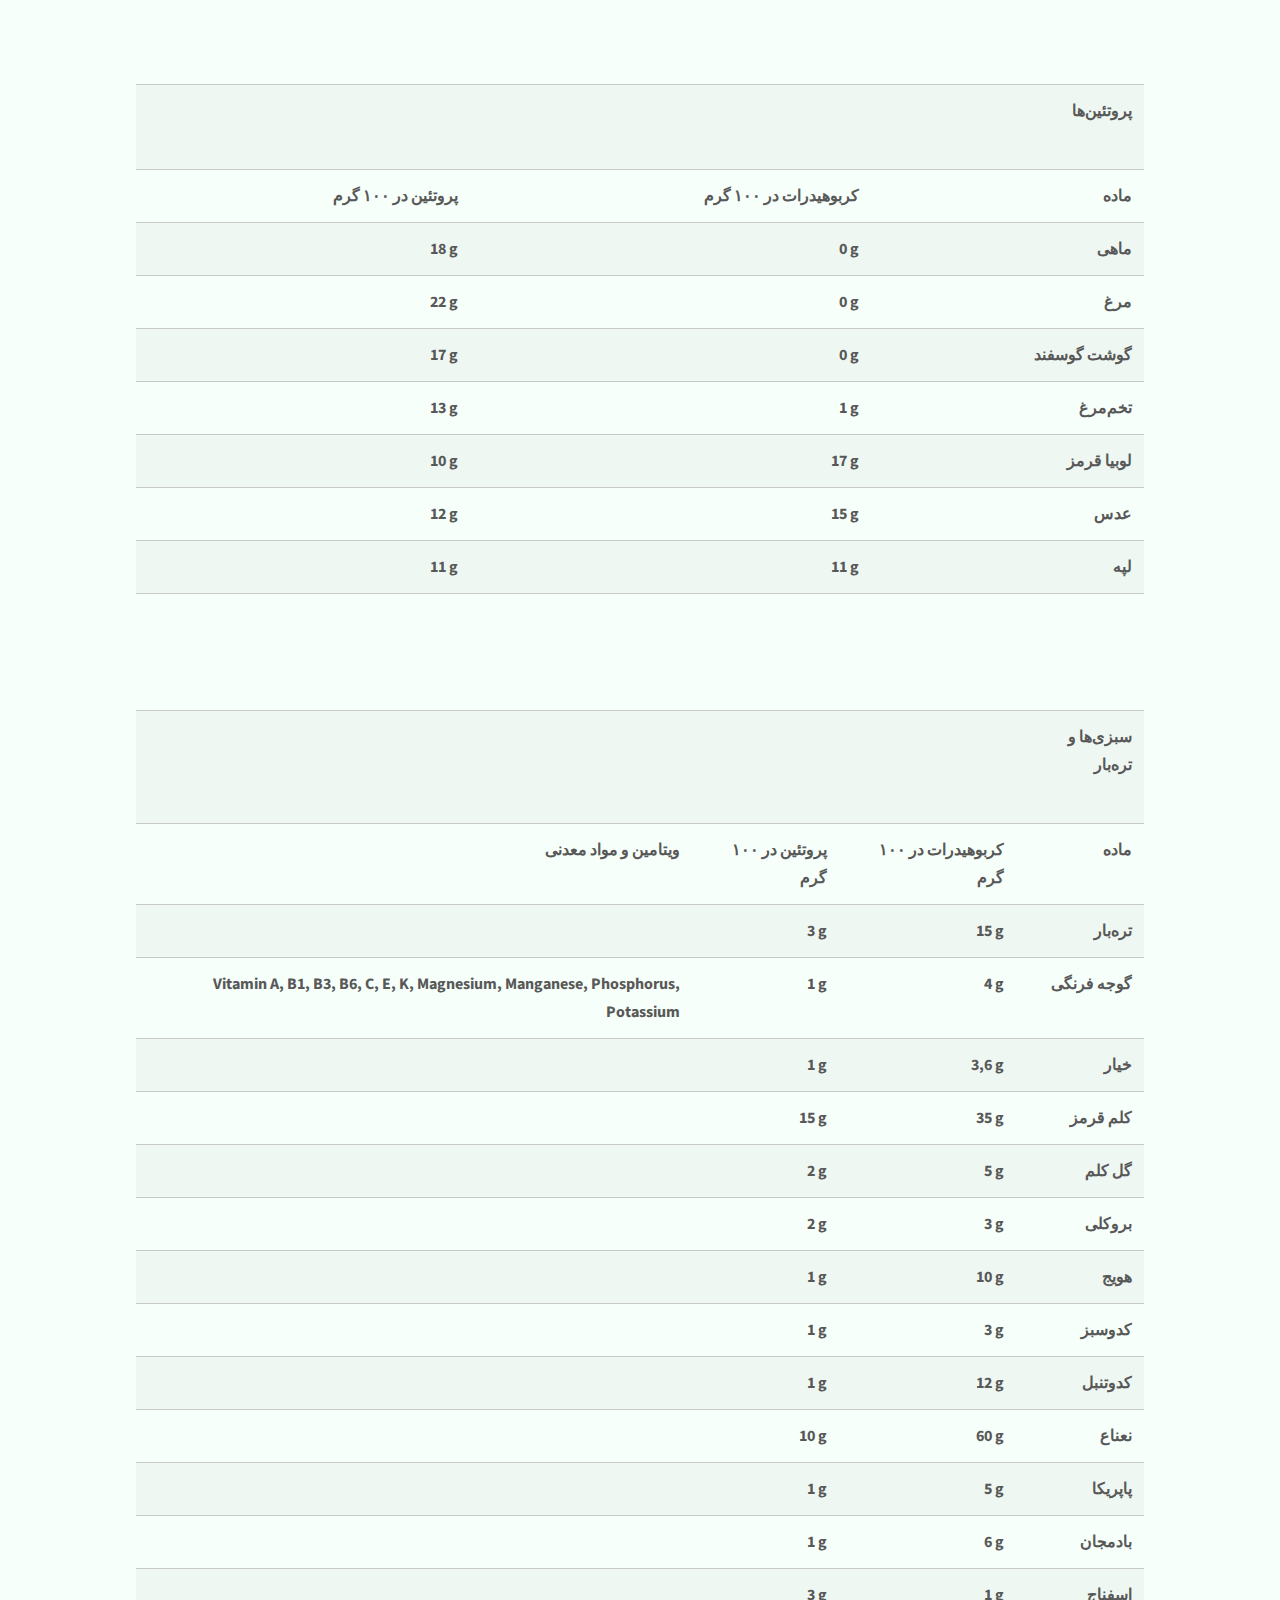
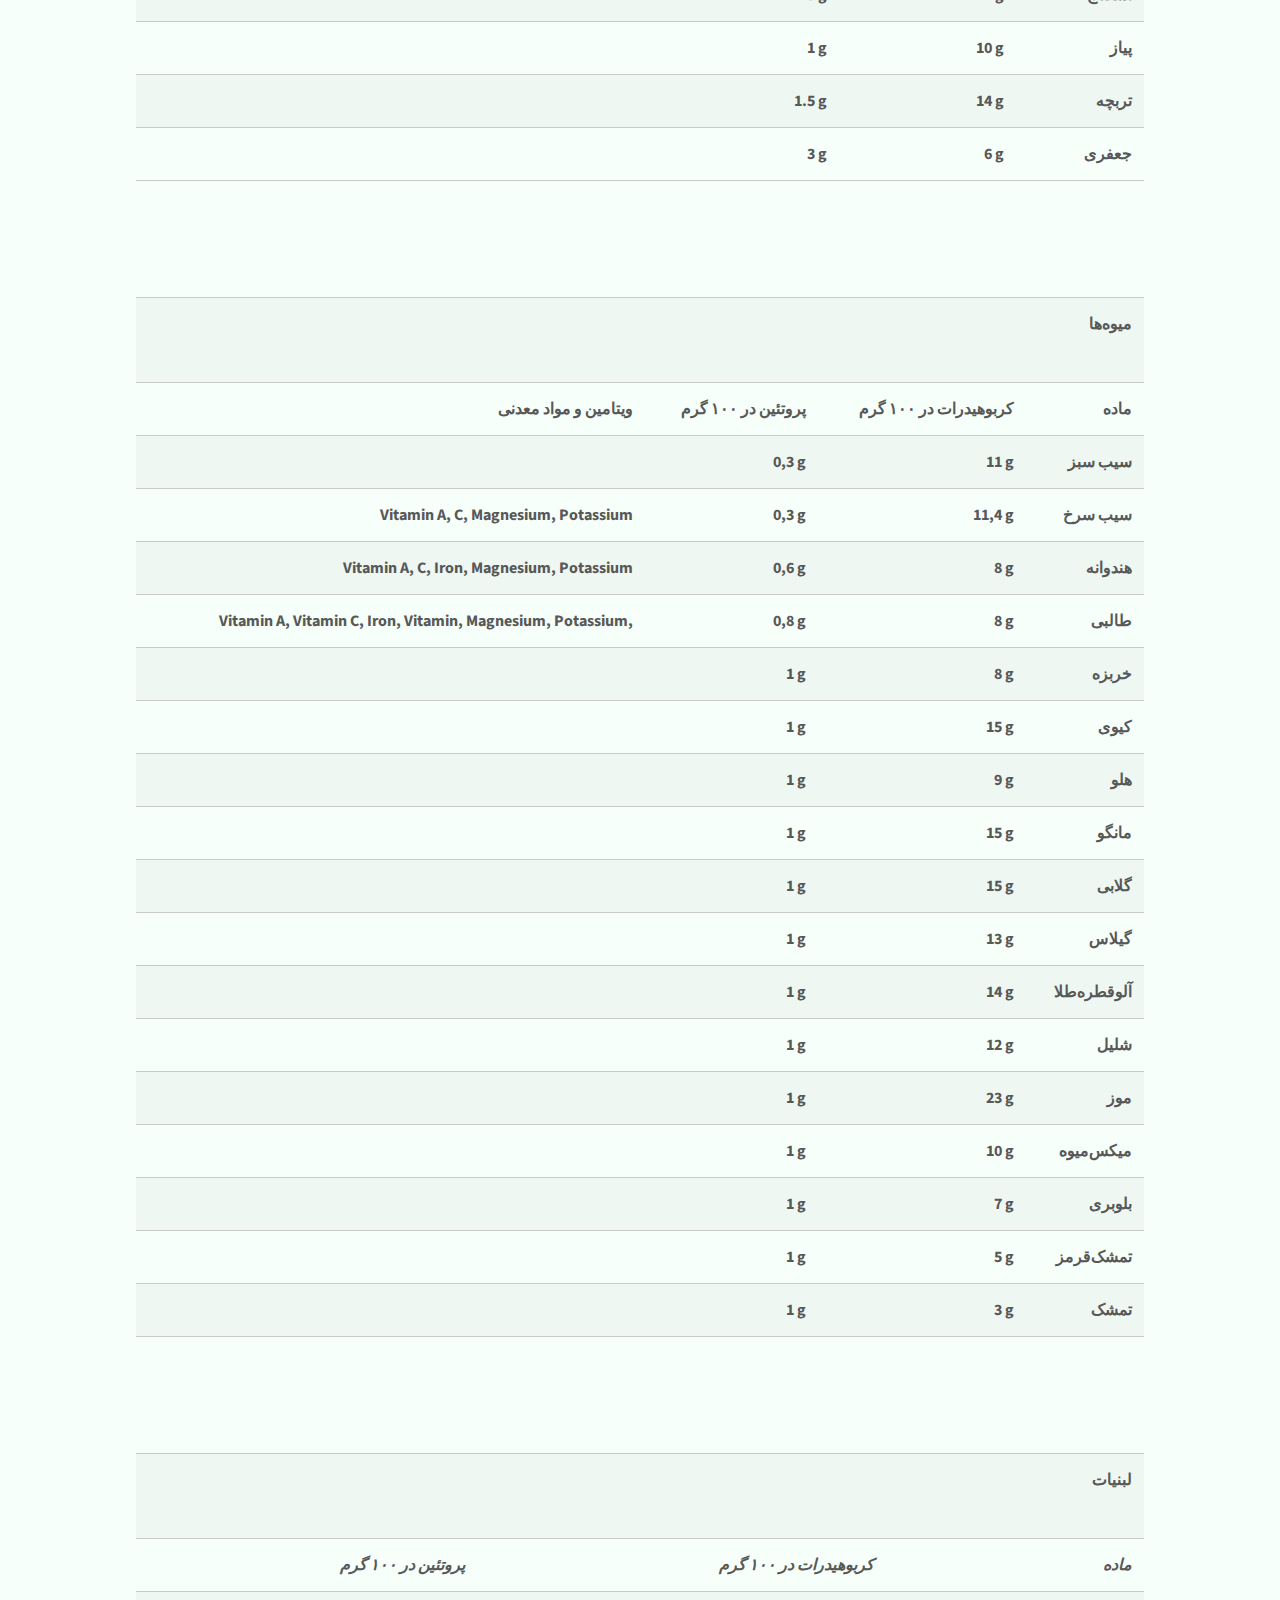
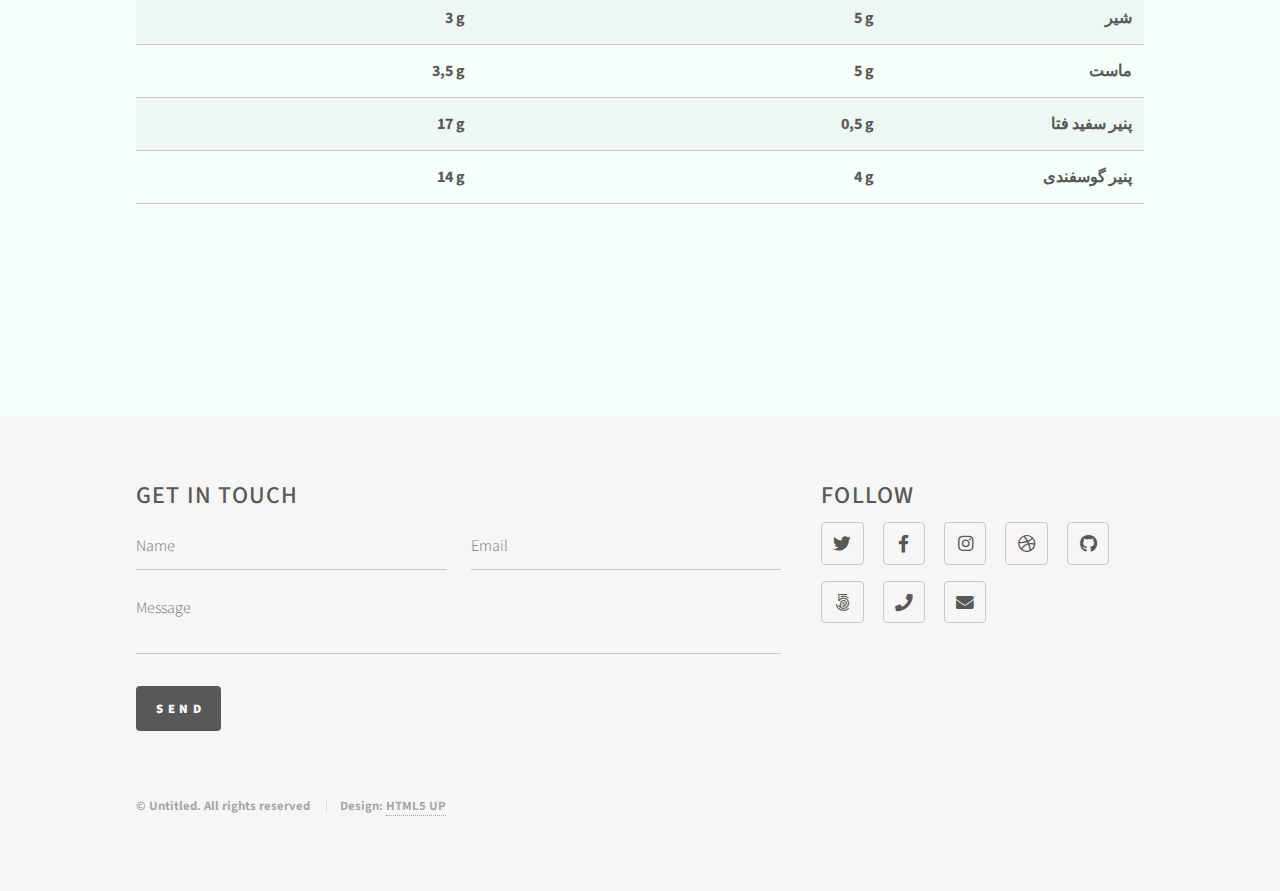
<file: generic.html>
<!DOCTYPE HTML>
<!--
	سلامت تغذیه
	Free for personal and commercial use under the CCA 3.0 license (html5up.net/license)
-->
<html>
<head>
  <title>سلامت</title>
  <meta charset="utf-8"/>
  <meta name="viewport" content="width=device-width, initial-scale=1, user-scalable=no"/>
  <link rel="stylesheet" href="assets/css/main.css"/>
  <noscript>
    <link rel="stylesheet" href="assets/css/noscript.css"/>
  </noscript>
</head>
<body class="is-preload">
<!-- Wrapper -->
<div id="wrapper">

  <!-- Header -->
  <header id="header">
    <div class="inner">

      <!-- Logo -->
      <a href="index.html" class="logo">
        <span class="symbol"><img src="images/logo.svg" alt=""/></span><span class="title">خانه</span>
      </a>

      <!-- Nav -->
      <nav>
        <ul>
          <li><a href="#menu">Menu</a></li>
        </ul>
      </nav>

    </div>
  </header>

  <!-- Menu -->
  <nav id="menu">
    <h2>نمایه</h2>
    <ul>
      <li><a href="index.html">خانه</a></li>
      <li><a href="generic.html">جدول</a></li>
      <li><a href="daily.html">مصرف روزانه</a></li>
      <li><a href="whatForWhat.html">سم‌زدایی</a></li>
      <li><a href="elements.html">Elements</a></li>
    </ul>
  </nav>

  <!-- Main -->
  <div id="main">
    <div class="inner" style="text-align:right;">
      <h1>جدول ارزش مواد غذایی</h1>
      <span class="image main"><img src="images/pic13.jpg" alt=""/></span>
      <p>جدول ارزش غذاییِ مواد پخته شده</p>
      <br>

      <table>
        <tr>
          <td></td>
          <td></td>
          <td><p>کربوهیدرات - نشاسته</p></td>
        </tr>
        <tr>
          <td><b>پروتئین در ۱۰۰ گرم</b></td>
          <td><b>کربوهیدرات در ۱۰۰ گرم</b></td>
          <td><b>ماده</b></td>
        </tr>
        <tr>
          <td>11 g</td>
          <td>60 g</td>
          <td>گندم</td>
        </tr>
        </tr>
        <tr>
          <td>10 g</td>
          <td>50 g</td>
          <td>نان</td>
        </tr>
        <tr>
          <td>10 g</td>
          <td>60 g</td>
          <td>برنج</td>
        </tr>
        </tr>
        <tr>
          <td>2 g</td>
          <td>16 g</td>
          <td>سیب زمینی</td>
        </tr>
        </tr>
        <tr>
          <td>4 g</td>
          <td>60 g</td>
          <td>ماکارونی</td>
        </tr>
        <tr>
          <td>10 g</td>
          <td>60 g</td>
          <td>حلوا ارده شکری</td>
        </tr>
      </table>
      <br><br><br>

      <table>
        <tr>
          <td></td>
          <td></td>
          <td><p>پروتئین‌ها</p></td>
        </tr>
        <tr>
          <td><b>پروتئین در ۱۰۰ گرم</b></td>
          <td><b>کربوهیدرات در ۱۰۰ گرم</b></td>
          <td><b>ماده</b></td>
        </tr>
        <tr>
          <td>18 g</td>
          <td>0 g</td>
          <td>ماهی</td>
        </tr>
        <tr>
          <td>22 g</td>
          <td>0 g</td>
          <td>مرغ</td>
        </tr>
        <tr>
          <td>17 g</td>
          <td>0 g</td>
          <td>گوشت گوسفند</td>
        </tr>
        <td>13 g</td>
        <td>1 g</td>
        <td>تخم‌مرغ</td>
        </tr>
        <tr>
          <td>10 g</td>
          <td>17 g</td>
          <td>لوبیا قرمز</td>
        </tr>
        <tr>
          <td>12 g</td>
          <td>15 g</td>
          <td>عدس</td>
        </tr>
        <td>11 g</td>
        <td>11 g</td>
        <td>لپه</td>
        </tr>
      </table>
      <br><br><br>

      <table>
        <tr>
          <td></td>
          <td></td>
          <td></td>
          <td><p>سبزی‌ها و تره‌بار</p></td>
        </tr>
        <tr>
          <td>ویتامین و مواد معدنی</td>
          <td>پروتئین در ۱۰۰ گرم</td>
          <td>کربوهیدرات در ۱۰۰ گرم</td>
          <td>ماده</td>
        </tr>
        <tr>
          <td></td>
          <td>3 g</td>
          <td>15 g</td>
          <td>تره‌بار</td>
        </tr>
        <tr>
          <td>Vitamin A, B1, B3, B6, C, E, K, Magnesium, Manganese, Phosphorus, Potassium</td>
          <td>1 g</td>
          <td>4 g</td>
          <td>گوجه فرنگی</td>
        </tr>
        <tr>
          <td></td>
          <td>1 g</td>
          <td>3,6 g</td>
          <td>خیار</td>
        </tr>
        <tr>
          <td></td>
          <td>15 g</td>
          <td>35 g</td>
          <td>کلم قرمز</td>
        </tr>
        <tr>
          <td></td>
          <td>2 g</td>
          <td>5 g</td>
          <td>گل کلم</td>
        </tr>
        <tr>
          <td></td>
          <td>2 g</td>
          <td>3 g</td>
          <td>بروکلی</td>
        </tr>
        <td></td>
          <td>1 g</td>
          <td>10 g</td>
          <td>هویج</td>
        </tr>
        <tr>
          <td></td>
          <td>1 g</td>
          <td>3 g</td>
          <td>کدوسبز</td>
        </tr>
        <tr>
          <td></td>
          <td>1 g</td>
          <td>12 g</td>
          <td>کدوتنبل</td>
        </tr>
        <tr>
          <td></td>
          <td>10 g</td>
          <td>60 g</td>
          <td>نعناع</td>
        </tr>
        <tr>
          <td></td>
          <td>1 g</td>
          <td>5 g</td>
          <td>پاپریکا</td>
        </tr>
        <tr>
          <td></td>
          <td>1 g</td>
          <td>6 g</td>
          <td>بادمجان</td>
        </tr>
        <tr>
          <td></td>
          <td>3 g</td>
          <td>1 g</td>
          <td>اسفناج</td>
        </tr>
        <tr>
          <td></td>
          <td>1 g</td>
          <td>10 g</td>
          <td>پیاز</td>
        </tr>
        <tr>
          <td></td>
          <td>1.5 g</td>
          <td>14 g</td>
          <td>تربچه</td>
        </tr>
        <tr>
          <td></td>
          <td>3 g</td>
          <td>6 g</td>
          <td>جعفری</td>
        </tr>

      </table>
      <br><br><br>

      <table>
        <tr>
          <td></td>
          <td></td>
          <td></td>
          <td><p>میوه‌ها</p></td>
        </tr>
        <tr>
          <td>ویتامین و مواد معدنی</td>
          <td>پروتئین در ۱۰۰ گرم</td>
          <td>کربوهیدرات در ۱۰۰ گرم</td>
          <td>ماده</td>
        </tr>
        <tr>
          <td></td>
          <td>0,3 g</td>
          <td>11 g</td>
          <td>سیب سبز</td>
        </tr>
        <tr>
          <td>Vitamin A, C, Magnesium, Potassium</td>
          <td>0,3 g</td>
          <td>11,4 g</td>
          <td>سیب سرخ</td>
        </tr>
        <tr>
          <td>Vitamin A, C,
            Iron, Magnesium, Potassium
          </td>
          <td>0,6 g</td>
          <td>8 g</td>
          <td>هندوانه</td>
        </tr>
        <tr>
          <td>Vitamin A, Vitamin C,
            Iron,
            Vitamin,
            Magnesium,
            Potassium,
          </td>
          <td>0,8 g</td>
          <td>8 g</td>
          <td>طالبی</td>
        </tr>
        <tr>
          <td></td>
          <td>1 g</td>
          <td>8 g</td>
          <td>خربزه</td>
        </tr>
        <tr>
          <td></td>
          <td>1 g</td>
          <td>15 g</td>
          <td>کیوی</td>
        </tr>
        <tr>
          <td></td>
          <td>1 g</td>
          <td>9 g</td>
          <td>هلو</td>
        </tr>
        <tr>
          <td></td>
          <td>1 g</td>
          <td>15 g</td>
          <td>مانگو</td>
        </tr>
        <tr>
          <td></td>
          <td>1 g</td>
          <td>15 g</td>
          <td>گلابی</td>
        </tr>
        <tr>
          <td></td>
          <td>1 g</td>
          <td>13 g</td>
          <td>گیلاس</td>
        </tr>
        <tr>
          <td></td>
          <td>1 g</td>
          <td>14 g</td>
          <td>آلوقطره‌طلا</td>
        </tr>
        <tr>
          <td></td>
          <td>1 g</td>
          <td>12 g</td>
          <td>شلیل</td>
        </tr>
        <tr>
          <td></td>
          <td>1 g</td>
          <td>23 g</td>
          <td>موز</td>
        </tr>
        <tr>
          <td></td>
          <td>1 g</td>
          <td>10 g</td>
          <td>میکس‌میوه</td>
        </tr>
        <tr>
          <td></td>
          <td>1 g</td>
          <td>7 g</td>
          <td>بلوبری</td>
        </tr>
        <tr>
          <td></td>
          <td>1 g</td>
          <td>5 g</td>
          <td>تمشک‌قرمز</td>
        </tr>
        <tr>
          <td></td>
          <td>1 g</td>
          <td>3 g</td>
          <td>تمشک</td>
        </tr>

      </table>
      <br><br><br>

      <table>
        <tr>
          <td></td>
          <td></td>
          <td><p>لبنیات</p></td>
        </tr>
        <tr>
          <td><i>پروتئین در ۱۰۰ گرم</i></td>
          <td><i>کربوهیدرات در ۱۰۰ گرم</i></td>
          <td><i>ماده</i></td>
        </tr>
        <tr>
          <td>3 g</td>
          <td>5 g</td>
          <td>شیر</td>
        </tr>
        <tr>
          <td>3,5 g</td>
          <td>5 g</td>
          <td>ماست</td>
        </tr>
        <tr>
          <td>17 g</td>
          <td>0,5 g</td>
          <td>پنیر سفید فتا</td>
        </tr>
        <tr>
          <td>14 g</td>
          <td>4 g</td>
          <td>پنیر گوسفندی</td>
        </tr>
      </table>
      <br><br><br>
    </div>
  </div>

  <!-- Footer -->
  <footer id="footer">
    <div class="inner">
      <section>
        <h2>Get in touch</h2>
        <form method="post" action="#">
          <div class="fields">
            <div class="field half">
              <input type="text" name="name" id="name" placeholder="Name"/>
            </div>
            <div class="field half">
              <input type="email" name="email" id="email" placeholder="Email"/>
            </div>
            <div class="field">
              <textarea name="message" id="message" placeholder="Message"></textarea>
            </div>
          </div>
          <ul class="actions">
            <li><input type="submit" value="Send" class="primary"/></li>
          </ul>
        </form>
      </section>
      <section>
        <h2>Follow</h2>
        <ul class="icons">
          <li><a href="#" class="icon brands style2 fa-twitter"><span class="label">Twitter</span></a></li>
          <li><a href="#" class="icon brands style2 fa-facebook-f"><span class="label">Facebook</span></a></li>
          <li><a href="#" class="icon brands style2 fa-instagram"><span class="label">Instagram</span></a></li>
          <li><a href="#" class="icon brands style2 fa-dribbble"><span class="label">Dribbble</span></a></li>
          <li><a href="#" class="icon brands style2 fa-github"><span class="label">GitHub</span></a></li>
          <li><a href="#" class="icon brands style2 fa-500px"><span class="label">500px</span></a></li>
          <li><a href="#" class="icon solid style2 fa-phone"><span class="label">Phone</span></a></li>
          <li><a href="#" class="icon solid style2 fa-envelope"><span class="label">Email</span></a></li>
        </ul>
      </section>
      <ul class="copyright">
        <li>&copy; Untitled. All rights reserved</li>
        <li>Design: <a href="http://html5up.net">HTML5 UP</a></li>
      </ul>
    </div>
  </footer>

</div>

<!-- Scripts -->
<script src="assets/js/jquery.min.js"></script>
<script src="assets/js/browser.min.js"></script>
<script src="assets/js/breakpoints.min.js"></script>
<script src="assets/js/util.js"></script>
<script src="assets/js/main.js"></script>

</body>
</html>
</file>
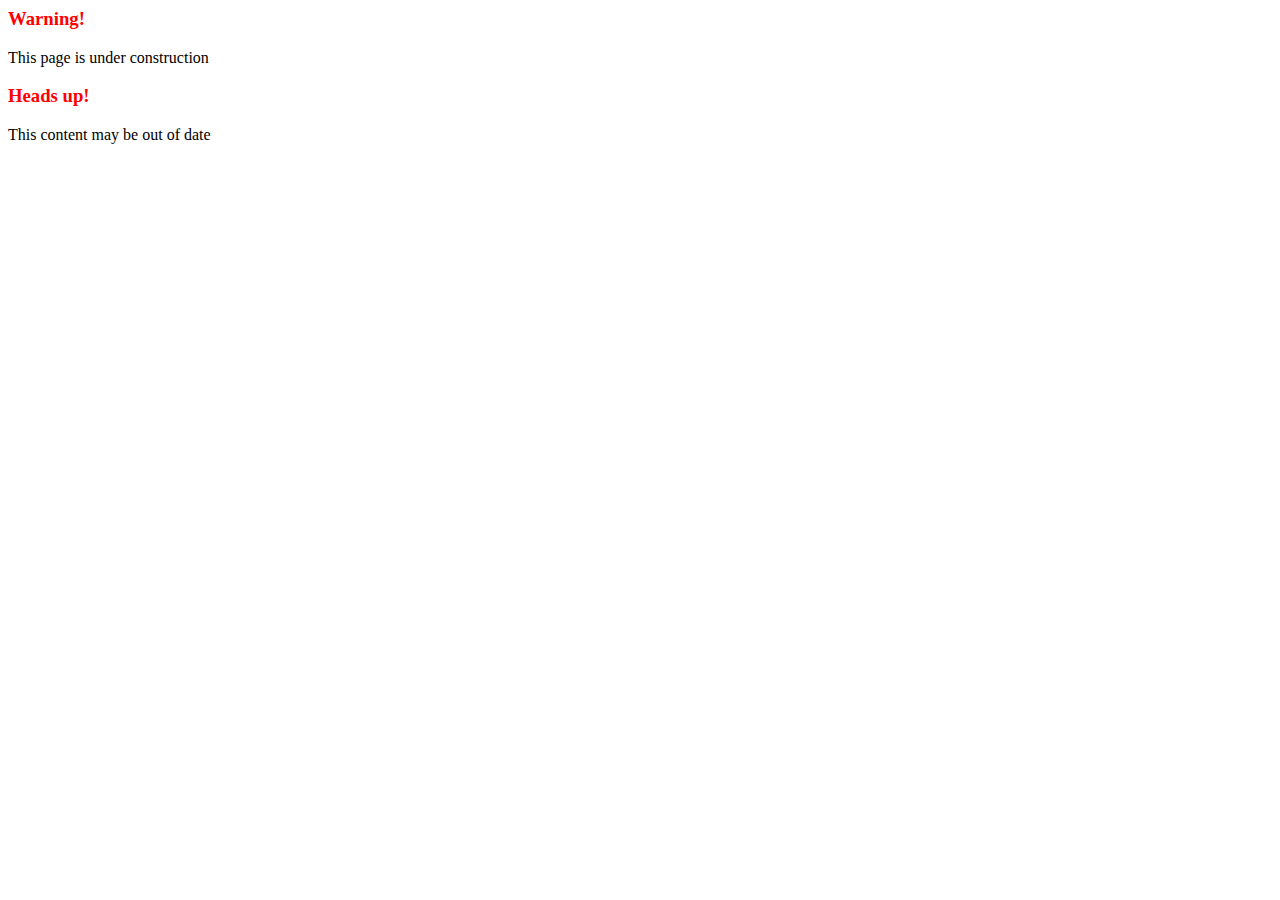
<file: header.html>
<!--<!DOCTYPE HTML>-->
<!--&lt;!&ndash;-->
<!--	سلامت تغذیه-->
<!--	Free for personal and commercial use under the CCA 3.0 license (html5up.net/license)-->
<!--&ndash;&gt;-->
<!--<html>-->
<!--<head>-->
<!--  <title>سلامت تغذیه</title>-->
<!--  <meta charset="utf-8" />-->
<!--  <meta name="viewport" content="width=device-width, initial-scale=1, user-scalable=no" />-->
<!--  <link rel="stylesheet" href="assets/css/main.css" />-->
<!--  <noscript><link rel="stylesheet" href="assets/css/noscript.css" /></noscript>-->
<!--</head>-->

<!--<body class="is-preload">-->
<!--&lt;!&ndash; Wrapper &ndash;&gt;-->
<!--<div id="wrapper">-->

<!--  &lt;!&ndash; Header &ndash;&gt;-->
<!--  <header id="header">-->
<!--    <div class="inner">-->

<!--      &lt;!&ndash; Logo &ndash;&gt;-->
<!--      <a href="index.html" class="logo">-->
<!--        <span class="symbol"><img src="images/logo.svg" alt="" /></span><span class="title">Germany</span>-->
<!--      </a>-->

<!--      &lt;!&ndash; Nav &ndash;&gt;-->
<!--      <nav>-->
<!--        <ul>-->
<!--          <li><a href="#menu">Menu</a></li>-->
<!--        </ul>-->
<!--      </nav>-->

<!--    </div>-->
<!--  </header>-->

<!--  &lt;!&ndash; Menu &ndash;&gt;-->
<!--  <nav id="menu">-->
<!--    <h2>نمایه</h2>-->
<!--    <ul>-->
<!--      <li><a href="index.html">خانه</a></li>-->
<!--      <li><a href="generic.html">جدول</a></li>-->
<!--      <li><a href="daily.html">مصرف روزانه</a></li>-->
<!--      <li><a href="whatForWhat.html">سم‌زدایی</a></li>-->
<!--      <li><a href="elements.html">Elements</a></li>-->
<!--    </ul>-->
<!--  </nav>-->


<!--</div>-->
<!--</body>-->
<!--</html>-->




<div class="warning">
  <style>
    h3 {
      color: red !important;
    }
  </style>
  <h3>Warning!</h3>
  <p>This page is under construction</p>
</div>

<div class="outdated">
  <h3>Heads up!</h3>
  <p>This content may be out of date</p>
</div>
</file>
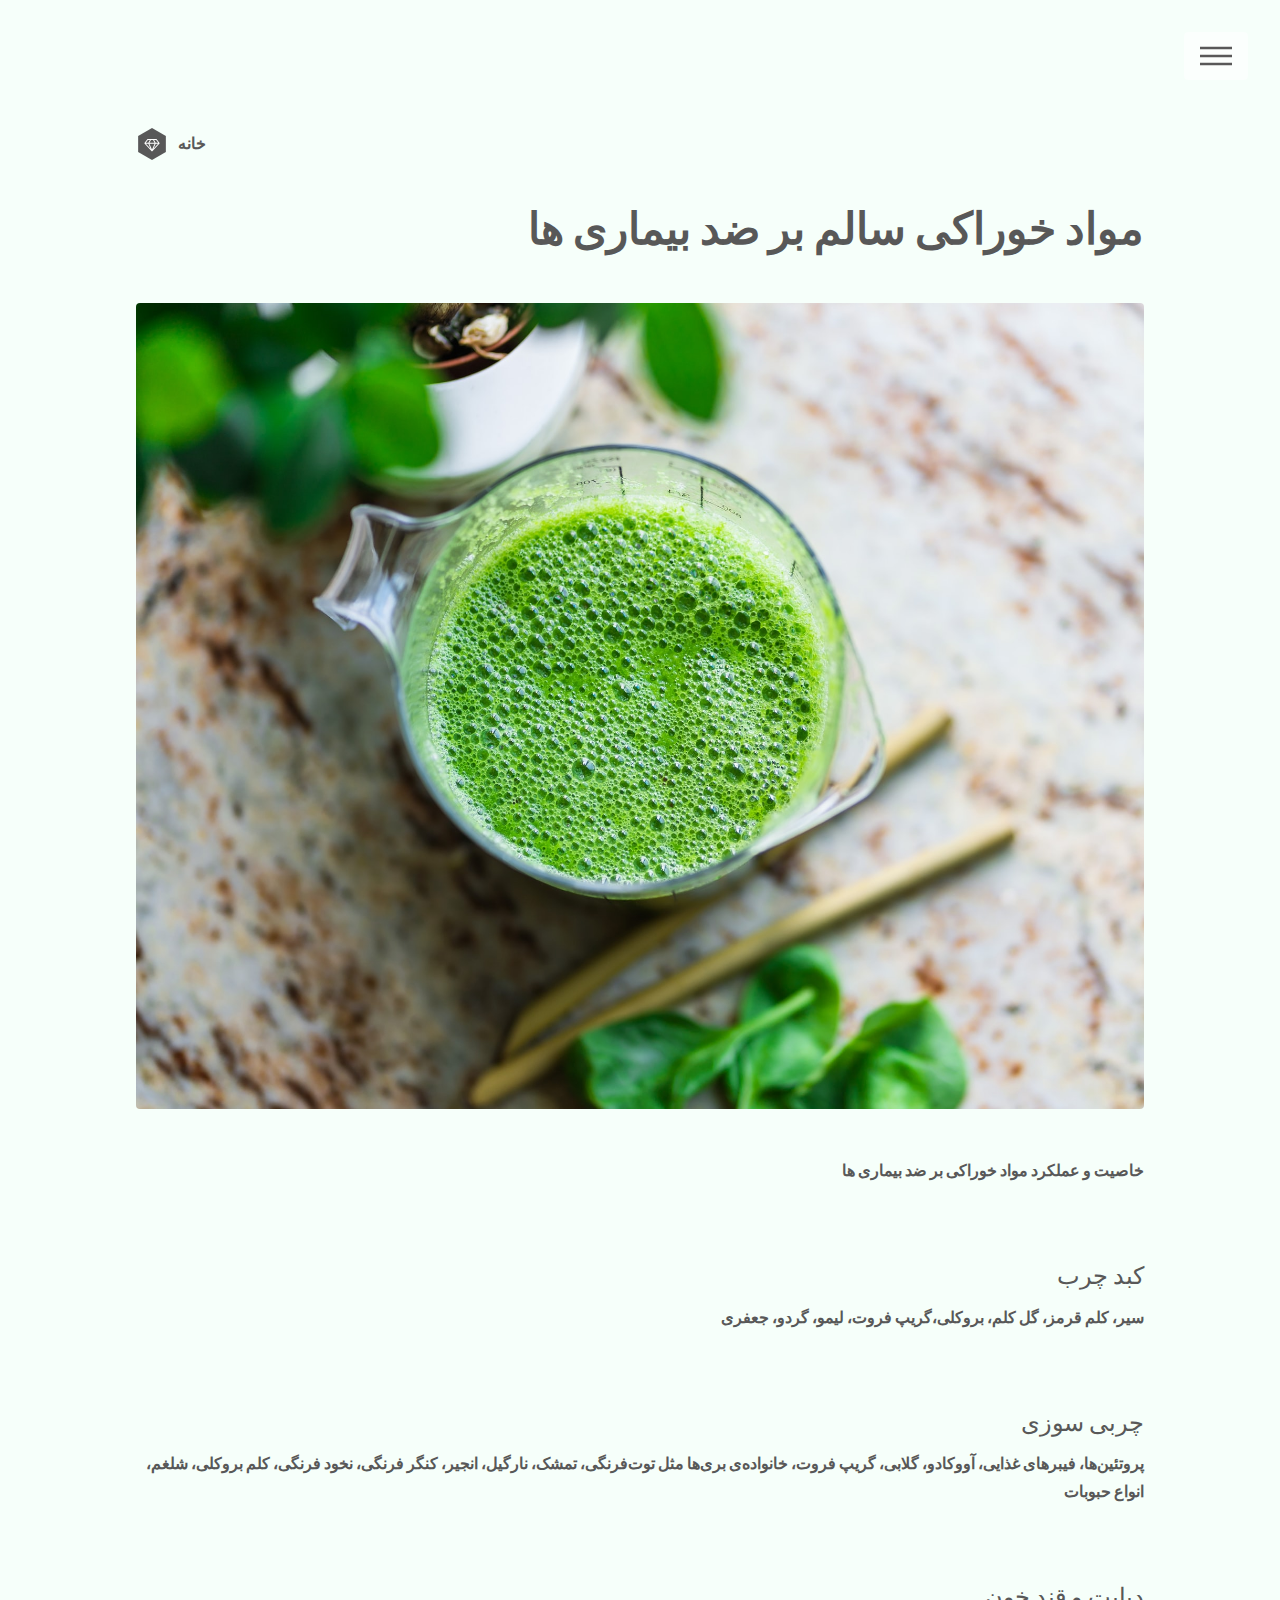
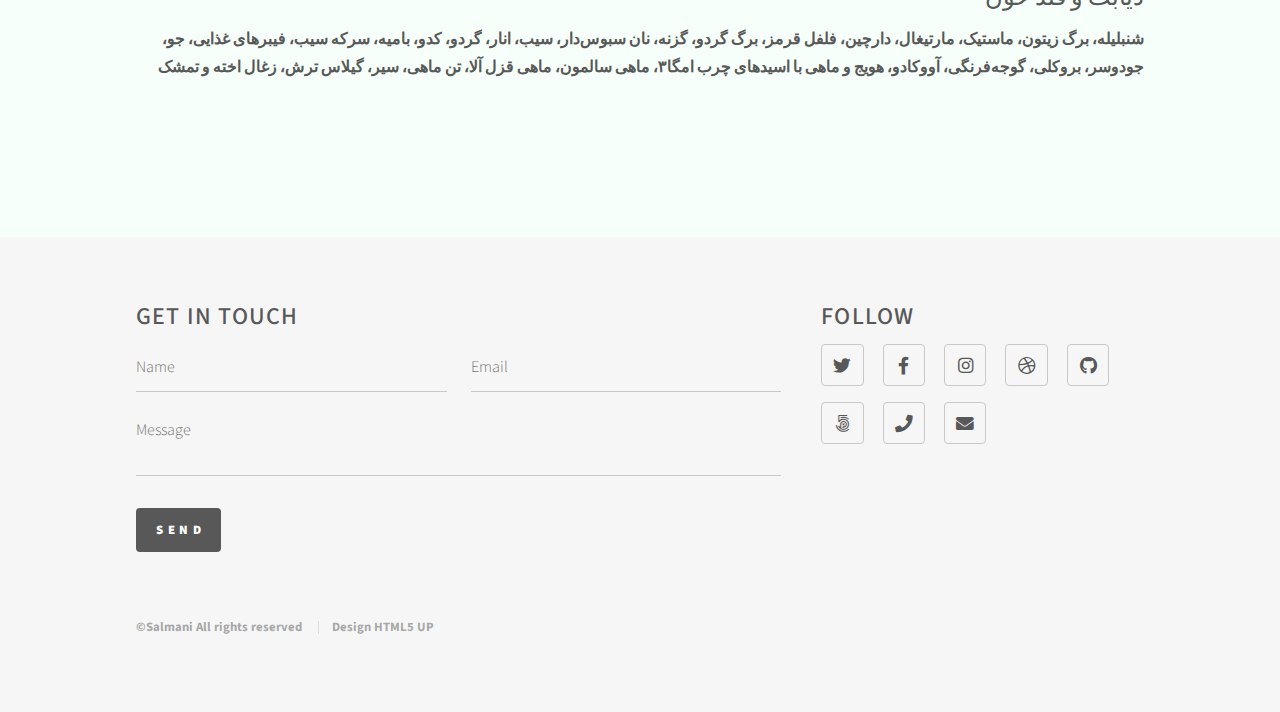
<file: whatForWhat.html>
<!DOCTYPE HTML>
<!--
	سلامت تغذیه
	Free for personal and commercial use under the CCA 3.0 license (html5up.net/license)
-->
<html>

<head>
  <title>سلامت</title>
  <meta charset="utf-8"/>
  <meta name="viewport" content="width=device-width, initial-scale=1, user-scalable=no"/>
  <link rel="stylesheet" href="assets/css/main.css"/>
  <noscript>
    <link rel="stylesheet" href="assets/css/noscript.css"/>
  </noscript>
</head>

<body class="is-preload">
<!-- Wrapper -->
<div id="wrapper">

  <!-- Header -->
  <header id="header">
    <div class="inner">

      <!-- Logo -->
      <a href="index.html" class="logo">
        <span class="symbol"><img src="images/logo.svg" alt=""/></span><span class="title">خانه</span>
      </a>

      <!-- Nav -->
      <nav>
        <ul>
          <li><a href="#menu">Menu</a></li>
        </ul>
      </nav>

    </div>
  </header>

  <!-- Menu -->
  <nav id="menu">
    <h2>نمایه</h2>
    <ul>
      <li><a href="index.html">خانه</a></li>
      <li><a href="generic.html">جدول</a></li>
      <li><a href="daily.html">مصرف روزانه</a></li>
      <li><a href="whatForWhat.html">سم‌زدایی</a></li>
      <li><a href="elements.html">Elements</a></li>
    </ul>
  </nav>

  <!-- Main -->
  <div id="main">
    <div class="inner" style="text-align:right;">
      <h1>مواد خوراکی سالم بر ضد بیماری ها‌</h1>
      <span class="image main"><img src="images/pic26.jpg" alt=""/></span>

      <p>
        خاصیت و عملکرد مواد خوراکی بر ضد بیماری ها
      </p>
      <br>

      <p>
        <h2>
          کبد چرب
        </h2>
        سیر، کلم قرمز، گل کلم، بروکلی،گریپ فروت، لیمو، گردو، جعفری
        </p>
      <br>

      <p>
        <h2>
          چربی سوزی
        </h2>
        پروتئین‌ها، فیبرهای غذایی، آووکادو، گلابی، گریپ فروت، خانواده‌ی بری‌ها مثل توت‌فرنگی، تمشک، نارگیل، انجیر،
        کنگر فرنگی،
        نخود فرنگی،
        کلم بروکلی،
        شلغم،
        انواع حبوبات
        </p>
      <br>


      <p>
        <h2>
          دیابت و قند خون
        </h2>
        شنبلیله، برگ زیتون، ماستیک، مارتیغال، دارچین، فلفل قرمز، برگ گردو، گزنه، نان سبوس‌دار، سیب، انار، گردو، کدو،
        بامیه، سرکه سیب، فیبرهای غذایی، جو، جودوسر، بروکلی، گوجه‌فرنگی، آووکادو،
        هویج و ماهی با اسیدهای چرب امگا۳،
        ماهی سالمون، ماهی قزل آلا، تن ماهی، سیر، گیلاس ترش،
        زغال اخته و تمشک
        </p>
      <br>


    </div>
  </div>

  <!-- Footer -->
  <footer id="footer">
    <div class="inner">
      <section>
        <h2>Get in touch</h2>
        <form method="post" action="#">
          <div class="fields">
            <div class="field half">
              <input type="text" name="name" id="name" placeholder="Name"/>
            </div>
            <div class="field half">
              <input type="email" name="email" id="email" placeholder="Email"/>
            </div>
            <div class="field">
              <textarea name="message" id="message" placeholder="Message"></textarea>
            </div>
          </div>
          <ul class="actions">
            <li><input type="submit" value="Send" class="primary"/></li>
          </ul>
        </form>
      </section>
      <section>
        <h2>Follow</h2>
        <ul class="icons">
          <li><a href="#" class="icon brands style2 fa-twitter"><span class="label">Twitter</span></a>
          </li>
          <li><a href="#" class="icon brands style2 fa-facebook-f"><span class="label">Facebook</span></a>
          </li>
          <li><a href="#" class="icon brands style2 fa-instagram"><span class="label">Instagram</span></a>
          </li>
          <li><a href="#" class="icon brands style2 fa-dribbble"><span class="label">Dribbble</span></a>
          </li>
          <li><a href="#" class="icon brands style2 fa-github"><span class="label">GitHub</span></a></li>
          <li><a href="#" class="icon brands style2 fa-500px"><span class="label">500px</span></a></li>
          <li><a href="#" class="icon solid style2 fa-phone"><span class="label">Phone</span></a></li>
          <li><a href="#" class="icon solid style2 fa-envelope"><span class="label">Email</span></a></li>
        </ul>
      </section>
      <ul class="copyright">
        <li>&copy;Salmani All rights reserved</li>
        <li>Design HTML5 UP</li>
      </ul>
    </div>
  </footer>

</div>

<!-- Scripts -->
<script src="assets/js/jquery.min.js"></script>
<script src="assets/js/browser.min.js"></script>
<script src="assets/js/breakpoints.min.js"></script>
<script src="assets/js/util.js"></script>
<script src="assets/js/main.js"></script>

</body>

</html>
</file>
<file: assets/css/noscript.css>
/*
	Phantom by HTML5 UP
	html5up.net | @ajlkn
	Free for personal and commercial use under the CCA 3.0 license (html5up.net/license)
*/

/* Tiles */

	body.is-preload .tiles article {
		-moz-transform: none;
		-webkit-transform: none;
		-ms-transform: none;
		transform: none;
		opacity: 1;
	}
</file>
<file: assets/css/main.css>
@import url(fontawesome-all.min.css);
@import url("https://fonts.googleapis.com/css?family=Source+Sans+Pro:300,700,900");

/*
	Free for personal and commercial use under the CCA 3.0 license (html5up.net/license)
*/

html, body, div, span, applet, object,
iframe, h1, h2, h3, h4, h5, h6, p, blockquote,
pre, a, abbr, acronym, address, big, cite,
code, del, dfn, em, img, ins, kbd, q, s, samp,
small, strike, strong, sub, sup, tt, var, b,
u, i, center, dl, dt, dd, ol, ul, li, fieldset,
form, label, legend, table, caption, tbody,
tfoot, thead, tr, th, td, article, aside,
canvas, details, embed, figure, figcaption,
footer, header, hgroup, menu, nav, output, ruby,
section, summary, time, mark, audio, video {
	margin: 0;
	padding: 0;
	border: 0;
	font-size: 100%;
	font: inherit;
	vertical-align: baseline;}

article, aside, details, figcaption, figure,
footer, header, hgroup, menu, nav, section {
	display: block;}

body {
	line-height: 1;
}

ol, ul {
	list-style: none;
}

blockquote, q {
	quotes: none;
}

	blockquote:before, blockquote:after, q:before, q:after {
		content: '';
		content: none;
	}

table {
	border-collapse: collapse;
	border-spacing: 0;
}

body {
	-webkit-text-size-adjust: none;
}

mark {
	background-color: transparent;
	color: inherit;
}

input::-moz-focus-inner {
	border: 0;
	padding: 0;
}

input, select, textarea {
	-moz-appearance: none;
	-webkit-appearance: none;
	-ms-appearance: none;
	appearance: none;
}

/* Basic */

	@-ms-viewport {
		width: device-width;
	}

	body {
		-ms-overflow-style: scrollbar;
	}

	@media screen and (max-width: 480px) {

		html, body {
			min-width: 320px;
		}

	}

	html {
		box-sizing: border-box;
	}

	*, *:before, *:after {
		box-sizing: inherit;
	}

	body {
		background: #f6fffa;
	}

		body.is-preload *, body.is-preload *:before, body.is-preload *:after {
			-moz-animation: none !important;
			-webkit-animation: none !important;
			-ms-animation: none !important;
			animation: none !important;
			-moz-transition: none !important;
			-webkit-transition: none !important;
			-ms-transition: none !important;
			transition: none !important;
		}

/* Type */

	body, input, select, textarea {
		color: #585858;
		font-family: "Source Sans Pro", Helvetica, sans-serif;
		font-size: 16pt;
		font-weight: 300;
		line-height: 1.75;
	}

		@media screen and (max-width: 1680px) {

			body, input, select, textarea {
				font-size: 14pt;
			}

		}

		@media screen and (max-width: 1280px) {

			body, input, select, textarea {
				font-size: 12pt;
			}

		}

	a {
		-moz-transition: border-bottom-color 0.2s ease, color 0.2s ease;
		-webkit-transition: border-bottom-color 0.2s ease, color 0.2s ease;
		-ms-transition: border-bottom-color 0.2s ease, color 0.2s ease;
		transition: border-bottom-color 0.2s ease, color 0.2s ease;
		text-decoration: none;
		color: #585858;
		border-bottom: dotted 1px rgba(88, 88, 88, 0.5);
	}

		a:hover {
			border-bottom-color: transparent;
			color: #f2849e !important;
		}

	strong, b {
		font-weight: 900;
	}

	em, i {
		font-style: italic;
	}

	p {
		margin: 0 0 2em 0;
	}

	h1 {
		font-size: 2.75em;
		font-weight: 700;
		line-height: 1.3;
		margin: 0 0 1em 0;
		letter-spacing: -0.035em;
	}

		h1 a {
			color: inherit;
		}

		@media screen and (max-width: 736px) {

			h1 {
				font-size: 2em;
				margin: 0 0 1em 0;
			}

		}

		@media screen and (max-width: 360px) {

			h1 {
				font-size: 1.75em;
			}

		}


	h2, h3, h4, h5, h6 {
		font-weight: 500;
		line-height: 0.01;
		margin: 0 0 1.1em 0;
		text-transform: uppercase;
		letter-spacing: 0.05em;
	}

		h2 a, h3 a, h4 a, h5 a, h6 a {
			color: inherit;
		}

	h2 {
		font-size: 1.5em;
	}

	h3 {
		font-size: 1em;
	}

	h4 {
		font-size: 0.8em;
	}

	h5 {
		font-size: 0.8em;
	}

	h6 {
		font-size: 0.8em;
	}

	@media screen and (max-width: 980px) {

		h1 br, h2 br, h3 br, h4 br, h5 br, h6 br {
			display: none;
		}

	}

	@media screen and (max-width: 736px) {

		h2 {
			font-size: 1em;
		}

		h3 {
			font-size: 0.8em;
		}

	}

	sub {
		font-size: 0.8em;
		position: relative;
		top: 0.5em;
	}

	sup {
		font-size: 0.8em;
		position: relative;
		top: -0.5em;
	}

	blockquote {
		border-left: solid 4px #c9c9c9;
		font-style: italic;
		margin: 0 0 2em 0;
		padding: 0.5em 0 0.5em 2em;
	}

	code {
		background: rgba(144, 144, 144, 0.075);
		border-radius: 4px;
		border: solid 1px #c9c9c9;
		font-family: "Courier New", monospace;
		font-size: 0.9em;
		margin: 0 0.25em;
		padding: 0.25em 0.65em;
	}

	pre {
		-webkit-overflow-scrolling: touch;
		font-family: "Courier New", monospace;
		font-size: 0.9em;
		margin: 0 0 2em 0;
	}

		pre code {
			display: block;
			line-height: 1.75;
			padding: 1em 1.5em;
			overflow-x: auto;
		}

	hr {
		border: 0;
		border-bottom: solid 1px #c9c9c9;
		margin: 2em 0;
	}

		hr.major {
			margin: 3em 0;
		}

	.align-left {
		text-align: left;
	}

	.align-center {
		text-align: center;
	}

	.align-right {
		text-align: right;
	}

/* Row */

	.row {
		display: flex;
		flex-wrap: wrap;
		box-sizing: border-box;
		align-items: stretch;
	}

		.row > * {
			box-sizing: border-box;
		}

		.row.gtr-uniform > * > :last-child {
			margin-bottom: 0;
		}

		.row.aln-left {
			justify-content: flex-start;
		}

		.row.aln-center {
			justify-content: center;
		}

		.row.aln-right {
			justify-content: flex-end;
		}

		.row.aln-top {
			align-items: flex-start;
		}

		.row.aln-middle {
			align-items: center;
		}

		.row.aln-bottom {
			align-items: flex-end;
		}

		.row > .imp {
			order: -1;
		}

		.row > .col-1 {
			width: 8.33333%;
		}

		.row > .off-1 {
			margin-left: 8.33333%;
		}

		.row > .col-2 {
			width: 16.66667%;
		}

		.row > .off-2 {
			margin-left: 16.66667%;
		}

		.row > .col-3 {
			width: 25%;
		}

		.row > .off-3 {
			margin-left: 25%;
		}

		.row > .col-4 {
			width: 33.33333%;
		}

		.row > .off-4 {
			margin-left: 33.33333%;
		}

		.row > .col-5 {
			width: 41.66667%;
		}

		.row > .off-5 {
			margin-left: 41.66667%;
		}

		.row > .col-6 {
			width: 50%;
		}

		.row > .off-6 {
			margin-left: 50%;
		}

		.row > .col-7 {
			width: 58.33333%;
		}

		.row > .off-7 {
			margin-left: 58.33333%;
		}

		.row > .col-8 {
			width: 66.66667%;
		}

		.row > .off-8 {
			margin-left: 66.66667%;
		}

		.row > .col-9 {
			width: 75%;
		}

		.row > .off-9 {
			margin-left: 75%;
		}

		.row > .col-10 {
			width: 83.33333%;
		}

		.row > .off-10 {
			margin-left: 83.33333%;
		}

		.row > .col-11 {
			width: 91.66667%;
		}

		.row > .off-11 {
			margin-left: 91.66667%;
		}

		.row > .col-12 {
			width: 100%;
		}

		.row > .off-12 {
			margin-left: 100%;
		}

		.row.gtr-0 {
			margin-top: 0;
			margin-left: 0em;
		}

			.row.gtr-0 > * {
				padding: 0 0 0 0em;
			}

			.row.gtr-0.gtr-uniform {
				margin-top: 0em;
			}

				.row.gtr-0.gtr-uniform > * {
					padding-top: 0em;
				}

		.row.gtr-25 {
			margin-top: 0;
			margin-left: -0.5em;
		}

			.row.gtr-25 > * {
				padding: 0 0 0 0.5em;
			}

			.row.gtr-25.gtr-uniform {
				margin-top: -0.5em;
			}

				.row.gtr-25.gtr-uniform > * {
					padding-top: 0.5em;
				}

		.row.gtr-50 {
			margin-top: 0;
			margin-left: -1em;
		}

			.row.gtr-50 > * {
				padding: 0 0 0 1em;
			}

			.row.gtr-50.gtr-uniform {
				margin-top: -1em;
			}

				.row.gtr-50.gtr-uniform > * {
					padding-top: 1em;
				}

		.row {
			margin-top: 0;
			margin-left: -2em;
		}

			.row > * {
				padding: 0 0 0 2em;
			}

			.row.gtr-uniform {
				margin-top: -2em;
			}

				.row.gtr-uniform > * {
					padding-top: 2em;
				}

		.row.gtr-150 {
			margin-top: 0;
			margin-left: -3em;
		}

			.row.gtr-150 > * {
				padding: 0 0 0 3em;
			}

			.row.gtr-150.gtr-uniform {
				margin-top: -3em;
			}

				.row.gtr-150.gtr-uniform > * {
					padding-top: 3em;
				}

		.row.gtr-200 {
			margin-top: 0;
			margin-left: -4em;
		}

			.row.gtr-200 > * {
				padding: 0 0 0 4em;
			}

			.row.gtr-200.gtr-uniform {
				margin-top: -4em;
			}

				.row.gtr-200.gtr-uniform > * {
					padding-top: 4em;
				}

		@media screen and (max-width: 1680px) {

			.row {
				display: flex;
				flex-wrap: wrap;
				box-sizing: border-box;
				align-items: stretch;
			}

				.row > * {
					box-sizing: border-box;
				}

				.row.gtr-uniform > * > :last-child {
					margin-bottom: 0;
				}

				.row.aln-left {
					justify-content: flex-start;
				}

				.row.aln-center {
					justify-content: center;
				}

				.row.aln-right {
					justify-content: flex-end;
				}

				.row.aln-top {
					align-items: flex-start;
				}

				.row.aln-middle {
					align-items: center;
				}

				.row.aln-bottom {
					align-items: flex-end;
				}

				.row > .imp-xlarge {
					order: -1;
				}

				.row > .col-1-xlarge {
					width: 8.33333%;
				}

				.row > .off-1-xlarge {
					margin-left: 8.33333%;
				}

				.row > .col-2-xlarge {
					width: 16.66667%;
				}

				.row > .off-2-xlarge {
					margin-left: 16.66667%;
				}

				.row > .col-3-xlarge {
					width: 25%;
				}

				.row > .off-3-xlarge {
					margin-left: 25%;
				}

				.row > .col-4-xlarge {
					width: 33.33333%;
				}

				.row > .off-4-xlarge {
					margin-left: 33.33333%;
				}

				.row > .col-5-xlarge {
					width: 41.66667%;
				}

				.row > .off-5-xlarge {
					margin-left: 41.66667%;
				}

				.row > .col-6-xlarge {
					width: 50%;
				}

				.row > .off-6-xlarge {
					margin-left: 50%;
				}

				.row > .col-7-xlarge {
					width: 58.33333%;
				}

				.row > .off-7-xlarge {
					margin-left: 58.33333%;
				}

				.row > .col-8-xlarge {
					width: 66.66667%;
				}

				.row > .off-8-xlarge {
					margin-left: 66.66667%;
				}

				.row > .col-9-xlarge {
					width: 75%;
				}

				.row > .off-9-xlarge {
					margin-left: 75%;
				}

				.row > .col-10-xlarge {
					width: 83.33333%;
				}

				.row > .off-10-xlarge {
					margin-left: 83.33333%;
				}

				.row > .col-11-xlarge {
					width: 91.66667%;
				}

				.row > .off-11-xlarge {
					margin-left: 91.66667%;
				}

				.row > .col-12-xlarge {
					width: 100%;
				}

				.row > .off-12-xlarge {
					margin-left: 100%;
				}

				.row.gtr-0 {
					margin-top: 0;
					margin-left: 0em;
				}

					.row.gtr-0 > * {
						padding: 0 0 0 0em;
					}

					.row.gtr-0.gtr-uniform {
						margin-top: 0em;
					}

						.row.gtr-0.gtr-uniform > * {
							padding-top: 0em;
						}

				.row.gtr-25 {
					margin-top: 0;
					margin-left: -0.5em;
				}

					.row.gtr-25 > * {
						padding: 0 0 0 0.5em;
					}

					.row.gtr-25.gtr-uniform {
						margin-top: -0.5em;
					}

						.row.gtr-25.gtr-uniform > * {
							padding-top: 0.5em;
						}

				.row.gtr-50 {
					margin-top: 0;
					margin-left: -1em;
				}

					.row.gtr-50 > * {
						padding: 0 0 0 1em;
					}

					.row.gtr-50.gtr-uniform {
						margin-top: -1em;
					}

						.row.gtr-50.gtr-uniform > * {
							padding-top: 1em;
						}

				.row {
					margin-top: 0;
					margin-left: -2em;
				}

					.row > * {
						padding: 0 0 0 2em;
					}

					.row.gtr-uniform {
						margin-top: -2em;
					}

						.row.gtr-uniform > * {
							padding-top: 2em;
						}

				.row.gtr-150 {
					margin-top: 0;
					margin-left: -3em;
				}

					.row.gtr-150 > * {
						padding: 0 0 0 3em;
					}

					.row.gtr-150.gtr-uniform {
						margin-top: -3em;
					}

						.row.gtr-150.gtr-uniform > * {
							padding-top: 3em;
						}

				.row.gtr-200 {
					margin-top: 0;
					margin-left: -4em;
				}

					.row.gtr-200 > * {
						padding: 0 0 0 4em;
					}

					.row.gtr-200.gtr-uniform {
						margin-top: -4em;
					}

						.row.gtr-200.gtr-uniform > * {
							padding-top: 4em;
						}

		}

		@media screen and (max-width: 1280px) {

			.row {
				display: flex;
				flex-wrap: wrap;
				box-sizing: border-box;
				align-items: stretch;
			}

				.row > * {
					box-sizing: border-box;
				}

				.row.gtr-uniform > * > :last-child {
					margin-bottom: 0;
				}

				.row.aln-left {
					justify-content: flex-start;
				}

				.row.aln-center {
					justify-content: center;
				}

				.row.aln-right {
					justify-content: flex-end;
				}

				.row.aln-top {
					align-items: flex-start;
				}

				.row.aln-middle {
					align-items: center;
				}

				.row.aln-bottom {
					align-items: flex-end;
				}

				.row > .imp-large {
					order: -1;
				}

				.row > .col-1-large {
					width: 8.33333%;
				}

				.row > .off-1-large {
					margin-left: 8.33333%;
				}

				.row > .col-2-large {
					width: 16.66667%;
				}

				.row > .off-2-large {
					margin-left: 16.66667%;
				}

				.row > .col-3-large {
					width: 25%;
				}

				.row > .off-3-large {
					margin-left: 25%;
				}

				.row > .col-4-large {
					width: 33.33333%;
				}

				.row > .off-4-large {
					margin-left: 33.33333%;
				}

				.row > .col-5-large {
					width: 41.66667%;
				}

				.row > .off-5-large {
					margin-left: 41.66667%;
				}

				.row > .col-6-large {
					width: 50%;
				}

				.row > .off-6-large {
					margin-left: 50%;
				}

				.row > .col-7-large {
					width: 58.33333%;
				}

				.row > .off-7-large {
					margin-left: 58.33333%;
				}

				.row > .col-8-large {
					width: 66.66667%;
				}

				.row > .off-8-large {
					margin-left: 66.66667%;
				}

				.row > .col-9-large {
					width: 75%;
				}

				.row > .off-9-large {
					margin-left: 75%;
				}

				.row > .col-10-large {
					width: 83.33333%;
				}

				.row > .off-10-large {
					margin-left: 83.33333%;
				}

				.row > .col-11-large {
					width: 91.66667%;
				}

				.row > .off-11-large {
					margin-left: 91.66667%;
				}

				.row > .col-12-large {
					width: 100%;
				}

				.row > .off-12-large {
					margin-left: 100%;
				}

				.row.gtr-0 {
					margin-top: 0;
					margin-left: 0em;
				}

					.row.gtr-0 > * {
						padding: 0 0 0 0em;
					}

					.row.gtr-0.gtr-uniform {
						margin-top: 0em;
					}

						.row.gtr-0.gtr-uniform > * {
							padding-top: 0em;
						}

				.row.gtr-25 {
					margin-top: 0;
					margin-left: -0.5em;
				}

					.row.gtr-25 > * {
						padding: 0 0 0 0.5em;
					}

					.row.gtr-25.gtr-uniform {
						margin-top: -0.5em;
					}

						.row.gtr-25.gtr-uniform > * {
							padding-top: 0.5em;
						}

				.row.gtr-50 {
					margin-top: 0;
					margin-left: -1em;
				}

					.row.gtr-50 > * {
						padding: 0 0 0 1em;
					}

					.row.gtr-50.gtr-uniform {
						margin-top: -1em;
					}

						.row.gtr-50.gtr-uniform > * {
							padding-top: 1em;
						}

				.row {
					margin-top: 0;
					margin-left: -2em;
				}

					.row > * {
						padding: 0 0 0 2em;
					}

					.row.gtr-uniform {
						margin-top: -2em;
					}

						.row.gtr-uniform > * {
							padding-top: 2em;
						}

				.row.gtr-150 {
					margin-top: 0;
					margin-left: -3em;
				}

					.row.gtr-150 > * {
						padding: 0 0 0 3em;
					}

					.row.gtr-150.gtr-uniform {
						margin-top: -3em;
					}

						.row.gtr-150.gtr-uniform > * {
							padding-top: 3em;
						}

				.row.gtr-200 {
					margin-top: 0;
					margin-left: -4em;
				}

					.row.gtr-200 > * {
						padding: 0 0 0 4em;
					}

					.row.gtr-200.gtr-uniform {
						margin-top: -4em;
					}

						.row.gtr-200.gtr-uniform > * {
							padding-top: 4em;
						}

		}

		@media screen and (max-width: 980px) {

			.row {
				display: flex;
				flex-wrap: wrap;
				box-sizing: border-box;
				align-items: stretch;
			}

				.row > * {
					box-sizing: border-box;
				}

				.row.gtr-uniform > * > :last-child {
					margin-bottom: 0;
				}

				.row.aln-left {
					justify-content: flex-start;
				}

				.row.aln-center {
					justify-content: center;
				}

				.row.aln-right {
					justify-content: flex-end;
				}

				.row.aln-top {
					align-items: flex-start;
				}

				.row.aln-middle {
					align-items: center;
				}

				.row.aln-bottom {
					align-items: flex-end;
				}

				.row > .imp-medium {
					order: -1;
				}

				.row > .col-1-medium {
					width: 8.33333%;
				}

				.row > .off-1-medium {
					margin-left: 8.33333%;
				}

				.row > .col-2-medium {
					width: 16.66667%;
				}

				.row > .off-2-medium {
					margin-left: 16.66667%;
				}

				.row > .col-3-medium {
					width: 25%;
				}

				.row > .off-3-medium {
					margin-left: 25%;
				}

				.row > .col-4-medium {
					width: 33.33333%;
				}

				.row > .off-4-medium {
					margin-left: 33.33333%;
				}

				.row > .col-5-medium {
					width: 41.66667%;
				}

				.row > .off-5-medium {
					margin-left: 41.66667%;
				}

				.row > .col-6-medium {
					width: 50%;
				}

				.row > .off-6-medium {
					margin-left: 50%;
				}

				.row > .col-7-medium {
					width: 58.33333%;
				}

				.row > .off-7-medium {
					margin-left: 58.33333%;
				}

				.row > .col-8-medium {
					width: 66.66667%;
				}

				.row > .off-8-medium {
					margin-left: 66.66667%;
				}

				.row > .col-9-medium {
					width: 75%;
				}

				.row > .off-9-medium {
					margin-left: 75%;
				}

				.row > .col-10-medium {
					width: 83.33333%;
				}

				.row > .off-10-medium {
					margin-left: 83.33333%;
				}

				.row > .col-11-medium {
					width: 91.66667%;
				}

				.row > .off-11-medium {
					margin-left: 91.66667%;
				}

				.row > .col-12-medium {
					width: 100%;
				}

				.row > .off-12-medium {
					margin-left: 100%;
				}

				.row.gtr-0 {
					margin-top: 0;
					margin-left: 0em;
				}

					.row.gtr-0 > * {
						padding: 0 0 0 0em;
					}

					.row.gtr-0.gtr-uniform {
						margin-top: 0em;
					}

						.row.gtr-0.gtr-uniform > * {
							padding-top: 0em;
						}

				.row.gtr-25 {
					margin-top: 0;
					margin-left: -0.375em;
				}

					.row.gtr-25 > * {
						padding: 0 0 0 0.375em;
					}

					.row.gtr-25.gtr-uniform {
						margin-top: -0.375em;
					}

						.row.gtr-25.gtr-uniform > * {
							padding-top: 0.375em;
						}

				.row.gtr-50 {
					margin-top: 0;
					margin-left: -0.75em;
				}

					.row.gtr-50 > * {
						padding: 0 0 0 0.75em;
					}

					.row.gtr-50.gtr-uniform {
						margin-top: -0.75em;
					}

						.row.gtr-50.gtr-uniform > * {
							padding-top: 0.75em;
						}

				.row {
					margin-top: 0;
					margin-left: -1.5em;
				}

					.row > * {
						padding: 0 0 0 1.5em;
					}

					.row.gtr-uniform {
						margin-top: -1.5em;
					}

						.row.gtr-uniform > * {
							padding-top: 1.5em;
						}

				.row.gtr-150 {
					margin-top: 0;
					margin-left: -2.25em;
				}

					.row.gtr-150 > * {
						padding: 0 0 0 2.25em;
					}

					.row.gtr-150.gtr-uniform {
						margin-top: -2.25em;
					}

						.row.gtr-150.gtr-uniform > * {
							padding-top: 2.25em;
						}

				.row.gtr-200 {
					margin-top: 0;
					margin-left: -3em;
				}

					.row.gtr-200 > * {
						padding: 0 0 0 3em;
					}

					.row.gtr-200.gtr-uniform {
						margin-top: -3em;
					}

						.row.gtr-200.gtr-uniform > * {
							padding-top: 3em;
						}

		}

		@media screen and (max-width: 736px) {

			.row {
				display: flex;
				flex-wrap: wrap;
				box-sizing: border-box;
				align-items: stretch;
			}

				.row > * {
					box-sizing: border-box;
				}

				.row.gtr-uniform > * > :last-child {
					margin-bottom: 0;
				}

				.row.aln-left {
					justify-content: flex-start;
				}

				.row.aln-center {
					justify-content: center;
				}

				.row.aln-right {
					justify-content: flex-end;
				}

				.row.aln-top {
					align-items: flex-start;
				}

				.row.aln-middle {
					align-items: center;
				}

				.row.aln-bottom {
					align-items: flex-end;
				}

				.row > .imp-small {
					order: -1;
				}

				.row > .col-1-small {
					width: 8.33333%;
				}

				.row > .off-1-small {
					margin-left: 8.33333%;
				}

				.row > .col-2-small {
					width: 16.66667%;
				}

				.row > .off-2-small {
					margin-left: 16.66667%;
				}

				.row > .col-3-small {
					width: 25%;
				}

				.row > .off-3-small {
					margin-left: 25%;
				}

				.row > .col-4-small {
					width: 33.33333%;
				}

				.row > .off-4-small {
					margin-left: 33.33333%;
				}

				.row > .col-5-small {
					width: 41.66667%;
				}

				.row > .off-5-small {
					margin-left: 41.66667%;
				}

				.row > .col-6-small {
					width: 50%;
				}

				.row > .off-6-small {
					margin-left: 50%;
				}

				.row > .col-7-small {
					width: 58.33333%;
				}

				.row > .off-7-small {
					margin-left: 58.33333%;
				}

				.row > .col-8-small {
					width: 66.66667%;
				}

				.row > .off-8-small {
					margin-left: 66.66667%;
				}

				.row > .col-9-small {
					width: 75%;
				}

				.row > .off-9-small {
					margin-left: 75%;
				}

				.row > .col-10-small {
					width: 83.33333%;
				}

				.row > .off-10-small {
					margin-left: 83.33333%;
				}

				.row > .col-11-small {
					width: 91.66667%;
				}

				.row > .off-11-small {
					margin-left: 91.66667%;
				}

				.row > .col-12-small {
					width: 100%;
				}

				.row > .off-12-small {
					margin-left: 100%;
				}

				.row.gtr-0 {
					margin-top: 0;
					margin-left: 0em;
				}

					.row.gtr-0 > * {
						padding: 0 0 0 0em;
					}

					.row.gtr-0.gtr-uniform {
						margin-top: 0em;
					}

						.row.gtr-0.gtr-uniform > * {
							padding-top: 0em;
						}

				.row.gtr-25 {
					margin-top: 0;
					margin-left: -0.25em;
				}

					.row.gtr-25 > * {
						padding: 0 0 0 0.25em;
					}

					.row.gtr-25.gtr-uniform {
						margin-top: -0.25em;
					}

						.row.gtr-25.gtr-uniform > * {
							padding-top: 0.25em;
						}

				.row.gtr-50 {
					margin-top: 0;
					margin-left: -0.5em;
				}

					.row.gtr-50 > * {
						padding: 0 0 0 0.5em;
					}

					.row.gtr-50.gtr-uniform {
						margin-top: -0.5em;
					}

						.row.gtr-50.gtr-uniform > * {
							padding-top: 0.5em;
						}

				.row {
					margin-top: 0;
					margin-left: -1em;
				}

					.row > * {
						padding: 0 0 0 1em;
					}

					.row.gtr-uniform {
						margin-top: -1em;
					}

						.row.gtr-uniform > * {
							padding-top: 1em;
						}

				.row.gtr-150 {
					margin-top: 0;
					margin-left: -1.5em;
				}

					.row.gtr-150 > * {
						padding: 0 0 0 1.5em;
					}

					.row.gtr-150.gtr-uniform {
						margin-top: -1.5em;
					}

						.row.gtr-150.gtr-uniform > * {
							padding-top: 1.5em;
						}

				.row.gtr-200 {
					margin-top: 0;
					margin-left: -2em;
				}

					.row.gtr-200 > * {
						padding: 0 0 0 2em;
					}

					.row.gtr-200.gtr-uniform {
						margin-top: -2em;
					}

						.row.gtr-200.gtr-uniform > * {
							padding-top: 2em;
						}

		}

		@media screen and (max-width: 480px) {

			.row {
				display: flex;
				flex-wrap: wrap;
				box-sizing: border-box;
				align-items: stretch;
			}

				.row > * {
					box-sizing: border-box;
				}

				.row.gtr-uniform > * > :last-child {
					margin-bottom: 0;
				}

				.row.aln-left {
					justify-content: flex-start;
				}

				.row.aln-center {
					justify-content: center;
				}

				.row.aln-right {
					justify-content: flex-end;
				}

				.row.aln-top {
					align-items: flex-start;
				}

				.row.aln-middle {
					align-items: center;
				}

				.row.aln-bottom {
					align-items: flex-end;
				}

				.row > .imp-xsmall {
					order: -1;
				}

				.row > .col-1-xsmall {
					width: 8.33333%;
				}

				.row > .off-1-xsmall {
					margin-left: 8.33333%;
				}

				.row > .col-2-xsmall {
					width: 16.66667%;
				}

				.row > .off-2-xsmall {
					margin-left: 16.66667%;
				}

				.row > .col-3-xsmall {
					width: 25%;
				}

				.row > .off-3-xsmall {
					margin-left: 25%;
				}

				.row > .col-4-xsmall {
					width: 33.33333%;
				}

				.row > .off-4-xsmall {
					margin-left: 33.33333%;
				}

				.row > .col-5-xsmall {
					width: 41.66667%;
				}

				.row > .off-5-xsmall {
					margin-left: 41.66667%;
				}

				.row > .col-6-xsmall {
					width: 50%;
				}

				.row > .off-6-xsmall {
					margin-left: 50%;
				}

				.row > .col-7-xsmall {
					width: 58.33333%;
				}

				.row > .off-7-xsmall {
					margin-left: 58.33333%;
				}

				.row > .col-8-xsmall {
					width: 66.66667%;
				}

				.row > .off-8-xsmall {
					margin-left: 66.66667%;
				}

				.row > .col-9-xsmall {
					width: 75%;
				}

				.row > .off-9-xsmall {
					margin-left: 75%;
				}

				.row > .col-10-xsmall {
					width: 83.33333%;
				}

				.row > .off-10-xsmall {
					margin-left: 83.33333%;
				}

				.row > .col-11-xsmall {
					width: 91.66667%;
				}

				.row > .off-11-xsmall {
					margin-left: 91.66667%;
				}

				.row > .col-12-xsmall {
					width: 100%;
				}

				.row > .off-12-xsmall {
					margin-left: 100%;
				}

				.row.gtr-0 {
					margin-top: 0;
					margin-left: 0em;
				}

					.row.gtr-0 > * {
						padding: 0 0 0 0em;
					}

					.row.gtr-0.gtr-uniform {
						margin-top: 0em;
					}

						.row.gtr-0.gtr-uniform > * {
							padding-top: 0em;
						}

				.row.gtr-25 {
					margin-top: 0;
					margin-left: -0.25em;
				}

					.row.gtr-25 > * {
						padding: 0 0 0 0.25em;
					}

					.row.gtr-25.gtr-uniform {
						margin-top: -0.25em;
					}

						.row.gtr-25.gtr-uniform > * {
							padding-top: 0.25em;
						}

				.row.gtr-50 {
					margin-top: 0;
					margin-left: -0.5em;
				}

					.row.gtr-50 > * {
						padding: 0 0 0 0.5em;
					}

					.row.gtr-50.gtr-uniform {
						margin-top: -0.5em;
					}

						.row.gtr-50.gtr-uniform > * {
							padding-top: 0.5em;
						}

				.row {
					margin-top: 0;
					margin-left: -1em;
				}

					.row > * {
						padding: 0 0 0 1em;
					}

					.row.gtr-uniform {
						margin-top: -1em;
					}

						.row.gtr-uniform > * {
							padding-top: 1em;
						}

				.row.gtr-150 {
					margin-top: 0;
					margin-left: -1.5em;
				}

					.row.gtr-150 > * {
						padding: 0 0 0 1.5em;
					}

					.row.gtr-150.gtr-uniform {
						margin-top: -1.5em;
					}

						.row.gtr-150.gtr-uniform > * {
							padding-top: 1.5em;
						}

				.row.gtr-200 {
					margin-top: 0;
					margin-left: -2em;
				}

					.row.gtr-200 > * {
						padding: 0 0 0 2em;
					}

					.row.gtr-200.gtr-uniform {
						margin-top: -2em;
					}

						.row.gtr-200.gtr-uniform > * {
							padding-top: 2em;
						}

		}

/* Section/Article */

	section.special, article.special {
		text-align: center;
	}

	header p {
		margin-top: -1em;
	}

	@media screen and (max-width: 736px) {

		header p {
			margin-top: 0;
		}

	}

/* Icon */

	.icon {
		text-decoration: none;
		border-bottom: none;
		position: relative;
	}

		.icon:before {
			-moz-osx-font-smoothing: grayscale;
			-webkit-font-smoothing: antialiased;
			display: inline-block;
			font-style: normal;
			font-variant: normal;
			text-rendering: auto;
			line-height: 1;
			text-transform: none !important;
			font-family: 'Font Awesome Free';
			font-weight: 400;
		}

		.icon > .label {
			display: none;
		}

		.icon:before {
			line-height: inherit;
		}

		.icon.solid:before {
			font-weight: 900;
		}

		.icon.brands:before {
			font-family: 'Font Awesome 5 Brands';
		}

		.icon.style2 {
			-moz-transition: background-color 0.2s ease-in-out, color 0.2s ease-in-out, border-color 0.2s ease-in-out;
			-webkit-transition: background-color 0.2s ease-in-out, color 0.2s ease-in-out, border-color 0.2s ease-in-out;
			-ms-transition: background-color 0.2s ease-in-out, color 0.2s ease-in-out, border-color 0.2s ease-in-out;
			transition: background-color 0.2s ease-in-out, color 0.2s ease-in-out, border-color 0.2s ease-in-out;
			background-color: transparent;
			border: solid 1px #c9c9c9;
			border-radius: 4px;
			width: 2.65em;
			height: 2.65em;
			display: inline-block;
			text-align: center;
			line-height: 2.65em;
			color: inherit;
		}

			.icon.style2:before {
				font-size: 1.1em;
			}

			.icon.style2:hover {
				color: #f2849e;
				border-color: #f2849e;
			}

			.icon.style2:active {
				background-color: rgba(242, 132, 158, 0.1);
			}

/* List */

	ol {
		list-style: decimal;
		margin: 0 0 2em 0;
		padding-left: 1.25em;
	}

		ol li {
			padding-left: 0.25em;
		}

	ul {
		list-style: disc;
		margin: 0 0 2em 0;
		padding-left: 1em;
	}

		ul li {
			padding-left: 0.5em;
		}

		ul.alt {
			list-style: none;
			padding-left: 0;
		}

			ul.alt li {
				border-top: solid 1px #c9c9c9;
				padding: 0.5em 0;
			}

				ul.alt li:first-child {
					border-top: 0;
					padding-top: 0;
				}

	dl {
		margin: 0 0 2em 0;
	}

		dl dt {
			display: block;
			font-weight: 900;
			margin: 0 0 1em 0;
		}

		dl dd {
			margin-left: 2em;
		}

/* Actions */

	ul.actions {
		display: -moz-flex;
		display: -webkit-flex;
		display: -ms-flex;
		display: flex;
		cursor: default;
		list-style: none;
		margin-left: -1em;
		padding-left: 0;
	}

		ul.actions li {
			padding: 0 0 0 1em;
			vertical-align: middle;
		}

		ul.actions.special {
			-moz-justify-content: center;
			-webkit-justify-content: center;
			-ms-justify-content: center;
			justify-content: center;
			width: 100%;
			margin-left: 0;
		}

			ul.actions.special li:first-child {
				padding-left: 0;
			}

		ul.actions.stacked {
			-moz-flex-direction: column;
			-webkit-flex-direction: column;
			-ms-flex-direction: column;
			flex-direction: column;
			margin-left: 0;
		}

			ul.actions.stacked li {
				padding: 1.3em 0 0 0;
			}

				ul.actions.stacked li:first-child {
					padding-top: 0;
				}

		ul.actions.fit {
			width: calc(100% + 1em);
		}

			ul.actions.fit li {
				-moz-flex-grow: 1;
				-webkit-flex-grow: 1;
				-ms-flex-grow: 1;
				flex-grow: 1;
				-moz-flex-shrink: 1;
				-webkit-flex-shrink: 1;
				-ms-flex-shrink: 1;
				flex-shrink: 1;
				width: 100%;
			}

				ul.actions.fit li > * {
					width: 100%;
				}

			ul.actions.fit.stacked {
				width: 100%;
			}

		@media screen and (max-width: 480px) {

			ul.actions:not(.fixed) {
				-moz-flex-direction: column;
				-webkit-flex-direction: column;
				-ms-flex-direction: column;
				flex-direction: column;
				margin-left: 0;
				width: 100% !important;
			}

				ul.actions:not(.fixed) li {
					-moz-flex-grow: 1;
					-webkit-flex-grow: 1;
					-ms-flex-grow: 1;
					flex-grow: 1;
					-moz-flex-shrink: 1;
					-webkit-flex-shrink: 1;
					-ms-flex-shrink: 1;
					flex-shrink: 1;
					padding: 1em 0 0 0;
					text-align: center;
					width: 100%;
				}

					ul.actions:not(.fixed) li > * {
						width: 100%;
					}

					ul.actions:not(.fixed) li:first-child {
						padding-top: 0;
					}

					ul.actions:not(.fixed) li input[type="submit"],
					ul.actions:not(.fixed) li input[type="reset"],
					ul.actions:not(.fixed) li input[type="button"],
					ul.actions:not(.fixed) li button,
					ul.actions:not(.fixed) li .button {
						width: 100%;
					}

						ul.actions:not(.fixed) li input[type="submit"].icon:before,
						ul.actions:not(.fixed) li input[type="reset"].icon:before,
						ul.actions:not(.fixed) li input[type="button"].icon:before,
						ul.actions:not(.fixed) li button.icon:before,
						ul.actions:not(.fixed) li .button.icon:before {
							margin-left: -0.5rem;
						}

		}

/* Icons */

	ul.icons {
		cursor: default;
		list-style: none;
		padding-left: 0;
		margin: -1em 0 2em -1em;
	}

		ul.icons li {
			display: inline-block;
			padding: 1em 0 0 1em;
		}

/* Form */

	form {
		margin: 0 0 2em 0;
		overflow-x: hidden;
	}

		form > :last-child {
			margin-bottom: 0;
		}

		form > .fields {
			display: -moz-flex;
			display: -webkit-flex;
			display: -ms-flex;
			display: flex;
			-moz-flex-wrap: wrap;
			-webkit-flex-wrap: wrap;
			-ms-flex-wrap: wrap;
			flex-wrap: wrap;
			width: calc(100% + 3em);
			margin: -1.5em 0 2em -1.5em;
		}

			form > .fields > .field {
				-moz-flex-grow: 0;
				-webkit-flex-grow: 0;
				-ms-flex-grow: 0;
				flex-grow: 0;
				-moz-flex-shrink: 0;
				-webkit-flex-shrink: 0;
				-ms-flex-shrink: 0;
				flex-shrink: 0;
				padding: 1.5em 0 0 1.5em;
				width: calc(100% - 1.5em);
			}

				form > .fields > .field.half {
					width: calc(50% - 0.75em);
				}

				form > .fields > .field.third {
					width: calc(100%/3 - 0.5em);
				}

				form > .fields > .field.quarter {
					width: calc(25% - 0.375em);
				}

		@media screen and (max-width: 480px) {

			form > .fields {
				width: calc(100% + 3em);
				margin: -1.5em 0 2em -1.5em;
			}

				form > .fields > .field {
					padding: 1.5em 0 0 1.5em;
					width: calc(100% - 1.5em);
				}

					form > .fields > .field.half {
						width: calc(100% - 1.5em);
					}

					form > .fields > .field.third {
						width: calc(100% - 1.5em);
					}

					form > .fields > .field.quarter {
						width: calc(100% - 1.5em);
					}

		}

	label {
		display: block;
		font-size: 0.9em;
		font-weight: 900;
		margin: 0 0 1em 0;
	}

	input[type="text"],
	input[type="password"],
	input[type="email"],
	input[type="tel"],
	select,
	textarea {
		-moz-appearance: none;
		-webkit-appearance: none;
		-ms-appearance: none;
		appearance: none;
		background-color: transparent;
		border: none;
		border-radius: 0;
		border-bottom: solid 1px #c9c9c9;
		color: inherit;
		display: block;
		outline: 0;
		padding: 0;
		text-decoration: none;
		width: 100%;
	}

		input[type="text"]:invalid,
		input[type="password"]:invalid,
		input[type="email"]:invalid,
		input[type="tel"]:invalid,
		select:invalid,
		textarea:invalid {
			box-shadow: none;
		}

		input[type="text"]:focus,
		input[type="password"]:focus,
		input[type="email"]:focus,
		input[type="tel"]:focus,
		select:focus,
		textarea:focus {
			border-bottom-color: #f2849e;
			box-shadow: inset 0 -1px 0 0 #f2849e;
		}

	select {
		background-image: url("data:image/svg+xml;charset=utf8,%3Csvg xmlns='http://www.w3.org/2000/svg' width='40' height='40' preserveAspectRatio='none' viewBox='0 0 40 40'%3E%3Cpath d='M9.4,12.3l10.4,10.4l10.4-10.4c0.2-0.2,0.5-0.4,0.9-0.4c0.3,0,0.6,0.1,0.9,0.4l3.3,3.3c0.2,0.2,0.4,0.5,0.4,0.9 c0,0.4-0.1,0.6-0.4,0.9L20.7,31.9c-0.2,0.2-0.5,0.4-0.9,0.4c-0.3,0-0.6-0.1-0.9-0.4L4.3,17.3c-0.2-0.2-0.4-0.5-0.4-0.9 c0-0.4,0.1-0.6,0.4-0.9l3.3-3.3c0.2-0.2,0.5-0.4,0.9-0.4S9.1,12.1,9.4,12.3z' fill='%23c9c9c9' /%3E%3C/svg%3E");
		background-size: 1.25rem;
		background-repeat: no-repeat;
		background-position: calc(100% - 1rem) center;
		height: 3em;
		padding-right: 3em;
		text-overflow: ellipsis;
	}

		select option {
			background: #ffffff;
		}

		select:focus::-ms-value {
			background-color: transparent;
		}

		select::-ms-expand {
			display: none;
		}

	input[type="text"],
	input[type="password"],
	input[type="email"],
	select {
		height: 3em;
	}

	textarea {
		padding: 0;
		min-height: 3.75em;
	}

	input[type="checkbox"],
	input[type="radio"] {
		-moz-appearance: none;
		-webkit-appearance: none;
		-ms-appearance: none;
		appearance: none;
		display: block;
		float: left;
		margin-right: -2em;
		opacity: 0;
		width: 1em;
		z-index: -1;
	}

		input[type="checkbox"] + label,
		input[type="radio"] + label {
			text-decoration: none;
			color: #585858;
			cursor: pointer;
			display: inline-block;
			font-size: 1em;
			font-weight: 300;
			padding-left: 2.55em;
			padding-right: 0.75em;
			position: relative;
		}

			input[type="checkbox"] + label:before,
			input[type="radio"] + label:before {
				-moz-osx-font-smoothing: grayscale;
				-webkit-font-smoothing: antialiased;
				display: inline-block;
				font-style: normal;
				font-variant: normal;
				text-rendering: auto;
				line-height: 1;
				text-transform: none !important;
				font-family: 'Font Awesome Free';
				font-weight: 900;
			}

			input[type="checkbox"] + label:before,
			input[type="radio"] + label:before {
				border-radius: 4px;
				border: solid 1px #c9c9c9;
				content: '';
				display: inline-block;
				font-size: 0.8em;
				height: 2.25em;
				left: 0;
				line-height: 2.25em;
				position: absolute;
				text-align: center;
				top: 0;
				width: 2.25em;
			}

		input[type="checkbox"]:checked + label:before,
		input[type="radio"]:checked + label:before {
			background: #585858;
			border-color: #585858;
			color: #ffffff;
			content: '\f00c';
		}

		input[type="checkbox"]:focus + label:before,
		input[type="radio"]:focus + label:before {
			border-color: #f2849e;
			box-shadow: 0 0 0 1px #f2849e;
		}

	input[type="checkbox"] + label:before {
		border-radius: 4px;
	}

	input[type="radio"] + label:before {
		border-radius: 100%;
	}

/* Box */

	.box {
		border-radius: 4px;
		border: solid 1px #c9c9c9;
		margin-bottom: 2em;
		padding: 1.5em;
	}

		.box > :last-child,
		.box > :last-child > :last-child,
		.box > :last-child > :last-child > :last-child {
			margin-bottom: 0;
		}

		.box.alt {
			border: 0;
			border-radius: 0;
			padding: 0;
		}

/* Image */

	.image {
		border-radius: 4px;
		border: 0;
		display: inline-block;
		position: relative;
	}

		.image img {
			border-radius: 4px;
			display: block;
		}

		.image.left, .image.right {
			max-width: 40%;
		}

			.image.left img, .image.right img {
				width: 100%;
			}

		.image.left {
			float: left;
			padding: 0 1.5em 1em 0;
			top: 0.25em;
		}

		.image.right {
			float: right;
			padding: 0 0 1em 1.5em;
			top: 0.25em;
		}

		.image.fit {
			display: block;
			margin: 0 0 2em 0;
			width: 100%;
		}

			.image.fit img {
				width: 100%;
			}

		.image.main {
			display: block;
			margin: 0 0 3em 0;
			width: 100%;
		}

			.image.main img {
				width: 100%;
			}

			@media screen and (max-width: 736px) {

				.image.main {
					margin: 0 0 2em 0;
				}

			}

/* Table */

	.table-wrapper {
		-webkit-overflow-scrolling: touch;
		overflow-x: auto;
	}

	table {
		margin: 0 0 2em 0;
		width: 100%;
	}

		table tbody tr {
			border: solid 1px #c9c9c9;
			border-left: 0;
			border-right: 0;
		}

			table tbody tr:nth-child(2n + 1) {
				background-color: rgba(144, 144, 144, 0.075);
			}

		table td {
			padding: 0.75em 0.75em;
		}

		table th {
			font-size: 0.9em;
			font-weight: 900;
			padding: 0 0.75em 0.75em 0.75em;
			text-align: left;
		}

		table thead {
			border-bottom: solid 2px #c9c9c9;
		}

		table tfoot {
			border-top: solid 2px #c9c9c9;
		}

		table.alt {
			border-collapse: separate;
		}

			table.alt tbody tr td {
				border: solid 1px #c9c9c9;
				border-left-width: 0;
				border-top-width: 0;
			}

				table.alt tbody tr td:first-child {
					border-left-width: 1px;
				}

			table.alt tbody tr:first-child td {
				border-top-width: 1px;
			}

			table.alt thead {
				border-bottom: 0;
			}

			table.alt tfoot {
				border-top: 0;
			}

/* Button */

	input[type="submit"],
	input[type="reset"],
	input[type="button"],
	button,
	.button {
		-moz-appearance: none;
		-webkit-appearance: none;
		-ms-appearance: none;
		appearance: none;
		-moz-transition: background-color 0.2s ease-in-out, color 0.2s ease-in-out, box-shadow 0.2s ease-in-out;
		-webkit-transition: background-color 0.2s ease-in-out, color 0.2s ease-in-out, box-shadow 0.2s ease-in-out;
		-ms-transition: background-color 0.2s ease-in-out, color 0.2s ease-in-out, box-shadow 0.2s ease-in-out;
		transition: background-color 0.2s ease-in-out, color 0.2s ease-in-out, box-shadow 0.2s ease-in-out;
		background-color: transparent;
		border-radius: 4px;
		border: 0;
		box-shadow: inset 0 0 0 2px #585858;
		color: #585858 !important;
		cursor: pointer;
		display: inline-block;
		font-size: 0.8em;
		font-weight: 900;
		height: 3.5em;
		letter-spacing: 0.35em;
		line-height: 3.45em;
		overflow: hidden;
		padding: 0 1.25em 0 1.6em;
		text-align: center;
		text-decoration: none;
		text-overflow: ellipsis;
		text-transform: uppercase;
		white-space: nowrap;
	}

		input[type="submit"].icon:before,
		input[type="reset"].icon:before,
		input[type="button"].icon:before,
		button.icon:before,
		.button.icon:before {
			margin-right: 0.5em;
		}

		input[type="submit"].fit,
		input[type="reset"].fit,
		input[type="button"].fit,
		button.fit,
		.button.fit {
			width: 100%;
		}

		input[type="submit"]:hover,
		input[type="reset"]:hover,
		input[type="button"]:hover,
		button:hover,
		.button:hover {
			color: #f2849e !important;
			box-shadow: inset 0 0 0 2px #f2849e;
		}

		input[type="submit"]:active,
		input[type="reset"]:active,
		input[type="button"]:active,
		button:active,
		.button:active {
			background-color: rgba(242, 132, 158, 0.1);
		}

		input[type="submit"].small,
		input[type="reset"].small,
		input[type="button"].small,
		button.small,
		.button.small {
			font-size: 0.6em;
		}

		input[type="submit"].large,
		input[type="reset"].large,
		input[type="button"].large,
		button.large,
		.button.large {
			font-size: 1em;
		}

		input[type="submit"].primary,
		input[type="reset"].primary,
		input[type="button"].primary,
		button.primary,
		.button.primary {
			box-shadow: none;
			background-color: #585858;
			color: #ffffff !important;
		}

			input[type="submit"].primary:hover,
			input[type="reset"].primary:hover,
			input[type="button"].primary:hover,
			button.primary:hover,
			.button.primary:hover {
				background-color: #f2849e;
			}

			input[type="submit"].primary:active,
			input[type="reset"].primary:active,
			input[type="button"].primary:active,
			button.primary:active,
			.button.primary:active {
				background-color: #ee5f81;
			}

		input[type="submit"].disabled, input[type="submit"]:disabled,
		input[type="reset"].disabled,
		input[type="reset"]:disabled,
		input[type="button"].disabled,
		input[type="button"]:disabled,
		button.disabled,
		button:disabled,
		.button.disabled,
		.button:disabled {
			pointer-events: none;
			opacity: 0.25;
		}

/* Tiles */

	.tiles {
		display: -moz-flex;
		display: -webkit-flex;
		display: -ms-flex;
		display: flex;
		-moz-flex-wrap: wrap;
		-webkit-flex-wrap: wrap;
		-ms-flex-wrap: wrap;
		flex-wrap: wrap;
		postiion: relative;
		margin: -2.5em 0 0 -2.5em;
	}

		.tiles article {
			-moz-transition: -moz-transform 0.5s ease, opacity 0.5s ease;
			-webkit-transition: -webkit-transform 0.5s ease, opacity 0.5s ease;
			-ms-transition: -ms-transform 0.5s ease, opacity 0.5s ease;
			transition: transform 0.5s ease, opacity 0.5s ease;
			position: relative;
			width: calc(33.33333% - 2.5em);
			margin: 2.5em 0 0 2.5em;
		}

			.tiles article > .image {
				-moz-transition: -moz-transform 0.5s ease;
				-webkit-transition: -webkit-transform 0.5s ease;
				-ms-transition: -ms-transform 0.5s ease;
				transition: transform 0.5s ease;
				position: relative;
				display: block;
				width: 100%;
				border-radius: 4px;
				overflow: hidden;
			}

				.tiles article > .image img {
					display: block;
					width: 100%;
				}

				.tiles article > .image:before {
					pointer-events: none;
					-moz-transition: background-color 0.5s ease, opacity 0.5s ease;
					-webkit-transition: background-color 0.5s ease, opacity 0.5s ease;
					-ms-transition: background-color 0.5s ease, opacity 0.5s ease;
					transition: background-color 0.5s ease, opacity 0.5s ease;
					content: '';
					display: block;
					position: absolute;
					top: 0;
					left: 0;
					width: 100%;
					height: 100%;
					opacity: 1.0;
					z-index: 1;
					opacity: 0.8;
				}

				.tiles article > .image:after {
					pointer-events: none;
					-moz-transition: opacity 0.5s ease;
					-webkit-transition: opacity 0.5s ease;
					-ms-transition: opacity 0.5s ease;
					transition: opacity 0.5s ease;
					content: '';
					display: block;
					position: absolute;
					top: 0;
					left: 0;
					width: 100%;
					height: 100%;
					background-image: url("data:image/svg+xml;charset=utf8,%3Csvg xmlns='http://www.w3.org/2000/svg' width='100' height='100' viewBox='0 0 100 100' preserveAspectRatio='none'%3E%3Cstyle%3Eline %7B stroke-width: 0.25px%3B stroke: %23ffffff%3B %7D%3C/style%3E%3Cline x1='0' y1='0' x2='100' y2='100' /%3E%3Cline x1='100' y1='0' x2='0' y2='100' /%3E%3C/svg%3E");
					background-position: center;
					background-repeat: no-repeat;
					background-size: 100% 100%;
					opacity: 0.25;
					z-index: 2;
				}

			.tiles article > a {
				display: -moz-flex;
				display: -webkit-flex;
				display: -ms-flex;
				display: flex;
				-moz-flex-direction: column;
				-webkit-flex-direction: column;
				-ms-flex-direction: column;
				flex-direction: column;
				-moz-align-items: center;
				-webkit-align-items: center;
				-ms-align-items: center;
				align-items: center;
				-moz-justify-content: center;
				-webkit-justify-content: center;
				-ms-justify-content: center;
				justify-content: center;
				-moz-transition: background-color 0.5s ease, -moz-transform 0.5s ease;
				-webkit-transition: background-color 0.5s ease, -webkit-transform 0.5s ease;
				-ms-transition: background-color 0.5s ease, -ms-transform 0.5s ease;
				transition: background-color 0.5s ease, transform 0.5s ease;
				position: absolute;
				top: 0;
				left: 0;
				width: 100%;
				height: 100%;
				padding: 1em;
				border-radius: 4px;
				border-bottom: 0;
				color: #ffffff;
				text-align: center;
				text-decoration: none;
				z-index: 3;
			}

				.tiles article > a > :last-child {
					margin: 0;
				}

				.tiles article > a:hover {
					color: #ffffff !important;
				}

				.tiles article > a h2 {
					margin: 0;
				}

				.tiles article > a .content {
					-moz-transition: max-height 0.5s ease, opacity 0.5s ease;
					-webkit-transition: max-height 0.5s ease, opacity 0.5s ease;
					-ms-transition: max-height 0.5s ease, opacity 0.5s ease;
					transition: max-height 0.5s ease, opacity 0.5s ease;
					width: 100%;
					max-height: 0;
					line-height: 1.5;
					margin-top: 0.35em;
					opacity: 0;
				}

					.tiles article > a .content > :last-child {
						margin-bottom: 0;
					}

			.tiles article.style1 > .image:before {
				background-color: #c3b7e7c5;
			}

			.tiles article.style2 > .image:before {
				background-color: #7ecaf6c2;
			}

			.tiles article.style3 > .image:before {
				background-color: #7bd0c1;
			}

			.tiles article.style4 > .image:before {
				background-color: #c75b9b;
			}

			.tiles article.style5 > .image:before {
				background-color: #ae85ca;
			}

			.tiles article.style6 > .image:before {
				background-color: #8499e7;
			}

			body:not(.is-touch) .tiles article:hover > .image {
				-moz-transform: scale(1.1);
				-webkit-transform: scale(1.1);
				-ms-transform: scale(1.1);
				transform: scale(1.1);
			}

				body:not(.is-touch) .tiles article:hover > .image:before {
					background-color: #333333;
					opacity: 0.35;
				}

				body:not(.is-touch) .tiles article:hover > .image:after {
					opacity: 0;
				}

			body:not(.is-touch) .tiles article:hover .content {
				max-height: 15em;
				opacity: 1;
			}

		* + .tiles {
			margin-top: 2em;
		}

		body.is-preload .tiles article {
			-moz-transform: scale(0.9);
			-webkit-transform: scale(0.9);
			-ms-transform: scale(0.9);
			transform: scale(0.9);
			opacity: 0;
		}

		body.is-touch .tiles article .content {
			max-height: 15em;
			opacity: 1;
		}

		@media screen and (max-width: 1280px) {

			.tiles {
				margin: -1.25em 0 0 -1.25em;
			}

				.tiles article {
					width: calc(33.33333% - 1.25em);
					margin: 1.25em 0 0 1.25em;
				}

		}

		@media screen and (max-width: 980px) {

			.tiles {
				margin: -2.5em 0 0 -2.5em;
			}

				.tiles article {
					width: calc(50% - 2.5em);
					margin: 2.5em 0 0 2.5em;
				}

		}

		@media screen and (max-width: 736px) {

			.tiles {
				margin: -1.25em 0 0 -1.25em;
			}

				.tiles article {
					width: calc(50% - 1.25em);
					margin: 1.25em 0 0 1.25em;
				}

					.tiles article:hover > .image {
						-moz-transform: scale(1.0);
						-webkit-transform: scale(1.0);
						-ms-transform: scale(1.0);
						transform: scale(1.0);
					}

		}

		@media screen and (max-width: 480px) {

			.tiles {
				margin: 0;
			}

				.tiles article {
					width: 100%;
					margin: 1.25em 0 0 0;
				}

		}

/* Header */

	#header {
		padding: 8em 0 0.1em 0 ;
	}

		#header .logo {
			display: block;
			border-bottom: 0;
			color: inherit;
			font-weight: 900;
			letter-spacing: 0.35em;
			margin: 0 0 2.5em 0;
			text-decoration: none;
			text-transform: uppercase;
			display: inline-block;
		}

			#header .logo > * {
				display: inline-block;
				vertical-align: middle;
			}

			#header .logo .symbol {
				margin-right: 0.65em;
			}

				#header .logo .symbol img {
					display: block;
					width: 2em;
					height: 2em;
				}

		#header nav {
			position: fixed;
			right: 2em;
			top: 2em;
			z-index: 10000;
		}

			#header nav ul {
				display: -moz-flex;
				display: -webkit-flex;
				display: -ms-flex;
				display: flex;
				-moz-align-items: center;
				-webkit-align-items: center;
				-ms-align-items: center;
				align-items: center;
				list-style: none;
				margin: 0;
				padding: 0;
			}

				#header nav ul li {
					display: block;
					padding: 0;
				}

					#header nav ul li a {
						display: block;
						position: relative;
						height: 3em;
						line-height: 3em;
						padding: 0 1.5em;
						background-color: rgba(255, 255, 255, 0.5);
						border-radius: 4px;
						border: 0;
						font-size: 0.8em;
						font-weight: 900;
						letter-spacing: 0.35em;
						text-transform: uppercase;
					}

					#header nav ul li a[href="#menu"] {
						-webkit-tap-highlight-color: transparent;
						width: 4em;
						text-indent: 4em;
						font-size: 1em;
						overflow: hidden;
						padding: 0;
						white-space: nowrap;
					}

						#header nav ul li a[href="#menu"]:before, #header nav ul li a[href="#menu"]:after {
							-moz-transition: opacity 0.2s ease;
							-webkit-transition: opacity 0.2s ease;
							-ms-transition: opacity 0.2s ease;
							transition: opacity 0.2s ease;
							content: '';
							display: block;
							position: absolute;
							top: 0;
							left: 0;
							width: 100%;
							height: 100%;
							background-position: center;
							background-repeat: no-repeat;
							background-size: 2em 2em;
						}

						#header nav ul li a[href="#menu"]:before {
							background-image: url("data:image/svg+xml;charset=utf8,%3Csvg xmlns='http://www.w3.org/2000/svg' width='100' height='100' viewBox='0 0 100 100' preserveAspectRatio='none'%3E%3Cstyle%3Eline %7B stroke-width: 8px%3B stroke: %23f2849e%3B %7D%3C/style%3E%3Cline x1='0' y1='25' x2='100' y2='25' /%3E%3Cline x1='0' y1='50' x2='100' y2='50' /%3E%3Cline x1='0' y1='75' x2='100' y2='75' /%3E%3C/svg%3E");
							opacity: 0;
						}

						#header nav ul li a[href="#menu"]:after {
							background-image: url("data:image/svg+xml;charset=utf8,%3Csvg xmlns='http://www.w3.org/2000/svg' width='100' height='100' viewBox='0 0 100 100' preserveAspectRatio='none'%3E%3Cstyle%3Eline %7B stroke-width: 8px%3B stroke: %23585858%3B %7D%3C/style%3E%3Cline x1='0' y1='25' x2='100' y2='25' /%3E%3Cline x1='0' y1='50' x2='100' y2='50' /%3E%3Cline x1='0' y1='75' x2='100' y2='75' /%3E%3C/svg%3E");
							opacity: 1;
						}

						#header nav ul li a[href="#menu"]:hover:before {
							opacity: 1;
						}

						#header nav ul li a[href="#menu"]:hover:after {
							opacity: 0;
						}

		@media screen and (max-width: 736px) {

			#header {
				padding: 4em 0 0.1em 0 ;
			}

				#header nav {
					right: 0.5em;
					top: 0.5em;
				}

					#header nav ul li a[href="#menu"]:before, #header nav ul li a[href="#menu"]:after {
						background-size: 1.5em 1.5em;
					}

		}

/* Menu */

	#wrapper {
		-moz-transition: opacity 0.45s ease;
		-webkit-transition: opacity 0.45s ease;
		-ms-transition: opacity 0.45s ease;
		transition: opacity 0.45s ease;
		opacity: 1;
	}

	#menu {
		-moz-transform: translateX(22em);
		-webkit-transform: translateX(22em);
		-ms-transform: translateX(22em);
		transform: translateX(22em);
		-moz-transition: -moz-transform 0.45s ease, visibility 0.45s;
		-webkit-transition: -webkit-transform 0.45s ease, visibility 0.45s;
		-ms-transition: -ms-transform 0.45s ease, visibility 0.45s;
		transition: transform 0.45s ease, visibility 0.45s;
		position: fixed;
		top: 0;
		right: 0;
		width: 22em;
		max-width: 80%;
		height: 100%;
		-webkit-overflow-scrolling: touch;
		background: #585858;
		color: #ffffff;
		cursor: default;
		visibility: hidden;
		z-index: 10002;
	}

		#menu > .inner {
			-moz-transition: opacity 0.45s ease;
			-webkit-transition: opacity 0.45s ease;
			-ms-transition: opacity 0.45s ease;
			transition: opacity 0.45s ease;
			-webkit-overflow-scrolling: touch;
			position: absolute;
			top: 0;
			left: 0;
			width: 100%;
			height: 100%;
			padding: 2.75em;
			opacity: 0;
			overflow-y: auto;
		}

			#menu > .inner > ul {
				list-style: none;
				margin: 0 0 1em 0;
				padding: 0;
			}

				#menu > .inner > ul > li {
					padding: 0;
					border-top: solid 1px rgba(255, 255, 255, 0.15);
				}

					#menu > .inner > ul > li a {
						display: block;
						padding: 1em 0;
						line-height: 1.5;
						border: 0;
						color: inherit;
					}

					#menu > .inner > ul > li:first-child {
						border-top: 0;
						margin-top: -1em;
					}

		#menu > .close {
			-moz-transition: opacity 0.45s ease, -moz-transform 0.45s ease;
			-webkit-transition: opacity 0.45s ease, -webkit-transform 0.45s ease;
			-ms-transition: opacity 0.45s ease, -ms-transform 0.45s ease;
			transition: opacity 0.45s ease, transform 0.45s ease;
			-moz-transform: scale(0.25) rotate(180deg);
			-webkit-transform: scale(0.25) rotate(180deg);
			-ms-transform: scale(0.25) rotate(180deg);
			transform: scale(0.25) rotate(180deg);
			-webkit-tap-highlight-color: transparent;
			display: block;
			position: absolute;
			top: 2em;
			left: -6em;
			width: 6em;
			text-indent: 6em;
			height: 3em;
			border: 0;
			font-size: 1em;
			opacity: 0;
			overflow: hidden;
			padding: 0;
			white-space: nowrap;
		}

			#menu > .close:before, #menu > .close:after {
				-moz-transition: opacity 0.2s ease;
				-webkit-transition: opacity 0.2s ease;
				-ms-transition: opacity 0.2s ease;
				transition: opacity 0.2s ease;
				content: '';
				display: block;
				position: absolute;
				top: 0;
				left: 0;
				width: 100%;
				height: 100%;
				background-position: center;
				background-repeat: no-repeat;
				background-size: 2em 2em;
			}

			#menu > .close:before {
				background-image: url("data:image/svg+xml;charset=utf8,%3Csvg xmlns='http://www.w3.org/2000/svg' width='100' height='100' viewBox='0 0 100 100' preserveAspectRatio='none'%3E%3Cstyle%3Eline %7B stroke-width: 8px%3B stroke: %23f2849e%3B %7D%3C/style%3E%3Cline x1='15' y1='15' x2='85' y2='85' /%3E%3Cline x1='85' y1='15' x2='15' y2='85' /%3E%3C/svg%3E");
				opacity: 0;
			}

			#menu > .close:after {
				background-image: url("data:image/svg+xml;charset=utf8,%3Csvg xmlns='http://www.w3.org/2000/svg' width='100' height='100' viewBox='0 0 100 100' preserveAspectRatio='none'%3E%3Cstyle%3Eline %7B stroke-width: 8px%3B stroke: %23585858%3B %7D%3C/style%3E%3Cline x1='15' y1='15' x2='85' y2='85' /%3E%3Cline x1='85' y1='15' x2='15' y2='85' /%3E%3C/svg%3E");
				opacity: 1;
			}

			#menu > .close:hover:before {
				opacity: 1;
			}

			#menu > .close:hover:after {
				opacity: 0;
			}

		@media screen and (max-width: 736px) {

			#menu {
				-moz-transform: translateX(16.5em);
				-webkit-transform: translateX(16.5em);
				-ms-transform: translateX(16.5em);
				transform: translateX(16.5em);
				width: 16.5em;
			}

				#menu > .inner {
					padding: 2.75em 1.5em;
				}

				#menu > .close {
					top: 0.5em;
					left: -4.25em;
					width: 4.25em;
					text-indent: 4.25em;
				}

					#menu > .close:before, #menu > .close:after {
						background-size: 1.5em 1.5em;
					}

		}

	body.is-menu-visible #wrapper {
		pointer-events: none;
		cursor: default;
		opacity: 0.25;
	}

	body.is-menu-visible #menu {
		-moz-transform: translateX(0);
		-webkit-transform: translateX(0);
		-ms-transform: translateX(0);
		transform: translateX(0);
		visibility: visible;
	}

		body.is-menu-visible #menu > * {
			opacity: 1;
		}

		body.is-menu-visible #menu .close {
			-moz-transform: scale(1.0) rotate(0deg);
			-webkit-transform: scale(1.0) rotate(0deg);
			-ms-transform: scale(1.0) rotate(0deg);
			transform: scale(1.0) rotate(0deg);
			opacity: 1;
		}

/* Main */

	#main {
		padding: 0em 0 6em 0 ;
	}

		@media screen and (max-width: 736px) {

			#main {
				padding: 0em 0 4em 0 ;
			}

		}

/* Footer */

	#footer {
		padding: 5em 0 6em 0 ;
		background-color: #f6f6f6;
	}

		#footer > .inner {
			display: -moz-flex;
			display: -webkit-flex;
			display: -ms-flex;
			display: flex;
			-moz-flex-wrap: wrap;
			-webkit-flex-wrap: wrap;
			-ms-flex-wrap: wrap;
			flex-wrap: wrap;
			-moz-flex-direction: row;
			-webkit-flex-direction: row;
			-ms-flex-direction: row;
			flex-direction: row;
		}

			#footer > .inner > * > :last-child {
				margin-bottom: 0;
			}

			#footer > .inner section:nth-child(1) {
				width: calc(66% - 2.5em);
				margin-right: 2.5em;
			}

			#footer > .inner section:nth-child(2) {
				width: calc(33% - 2.5em);
				margin-left: 2.5em;
			}

			#footer > .inner .copyright {
				width: 100%;
				padding: 0;
				margin-top: 5em;
				list-style: none;
				font-size: 0.8em;
				color: rgba(88, 88, 88, 0.5);
			}

				#footer > .inner .copyright a {
					color: inherit;
				}

				#footer > .inner .copyright li {
					display: inline-block;
					border-left: solid 1px rgba(88, 88, 88, 0.15);
					line-height: 1;
					padding: 0 0 0 1em;
					margin: 0 0 0 1em;
				}

					#footer > .inner .copyright li:first-child {
						border-left: 0;
						padding-left: 0;
						margin-left: 0;
					}

		@media screen and (max-width: 1280px) {

			#footer {
				padding: 5em 0 3em 0 ;
			}

				#footer > .inner section:nth-child(1) {
					width: calc(66% - 1.25em);
					margin-right: 1.25em;
				}

				#footer > .inner section:nth-child(2) {
					width: calc(33% - 1.25em);
					margin-left: 1.25em;
				}

		}

		@media screen and (max-width: 980px) {

			#footer > .inner section:nth-child(1) {
				width: 66%;
				margin-right: 0;
			}

			#footer > .inner section:nth-child(2) {
				width: calc(33% - 2.5em);
				margin-left: 2.5em;
			}

		}

		@media screen and (max-width: 736px) {

			#footer {
				padding: 3em 0 1em 0 ;
			}

				#footer > .inner {
					-moz-flex-direction: column;
					-webkit-flex-direction: column;
					-ms-flex-direction: column;
					flex-direction: column;
				}

					#footer > .inner section:nth-child(1) {
						width: 100%;
						margin-right: 0;
						margin: 3em 0 0 0;
					}

					#footer > .inner section:nth-child(2) {
						-moz-order: -1;
						-webkit-order: -1;
						-ms-order: -1;
						order: -1;
						width: 100%;
						margin-left: 0;
					}

					#footer > .inner .copyright {
						margin-top: 3em;
					}

		}

		@media screen and (max-width: 480px) {

			#footer > .inner .copyright {
				margin-top: 3em;
			}

				#footer > .inner .copyright li {
					border-left: 0;
					padding-left: 0;
					margin: 0.75em 0 0 0;
					display: block;
					line-height: inherit;
				}

					#footer > .inner .copyright li:first-child {
						margin-top: 0;
					}

		}

/* Wrapper */

	#wrapper > * > .inner {
		width: 100%;
		max-width: 68em;
		margin: 0 auto;
		padding: 0 2.5em;
		font-weight: bold;
	}

		@media screen and (max-width: 736px) {

			#wrapper > * > .inner {
				padding: 0 1.25em;
			}

		}
</file>
